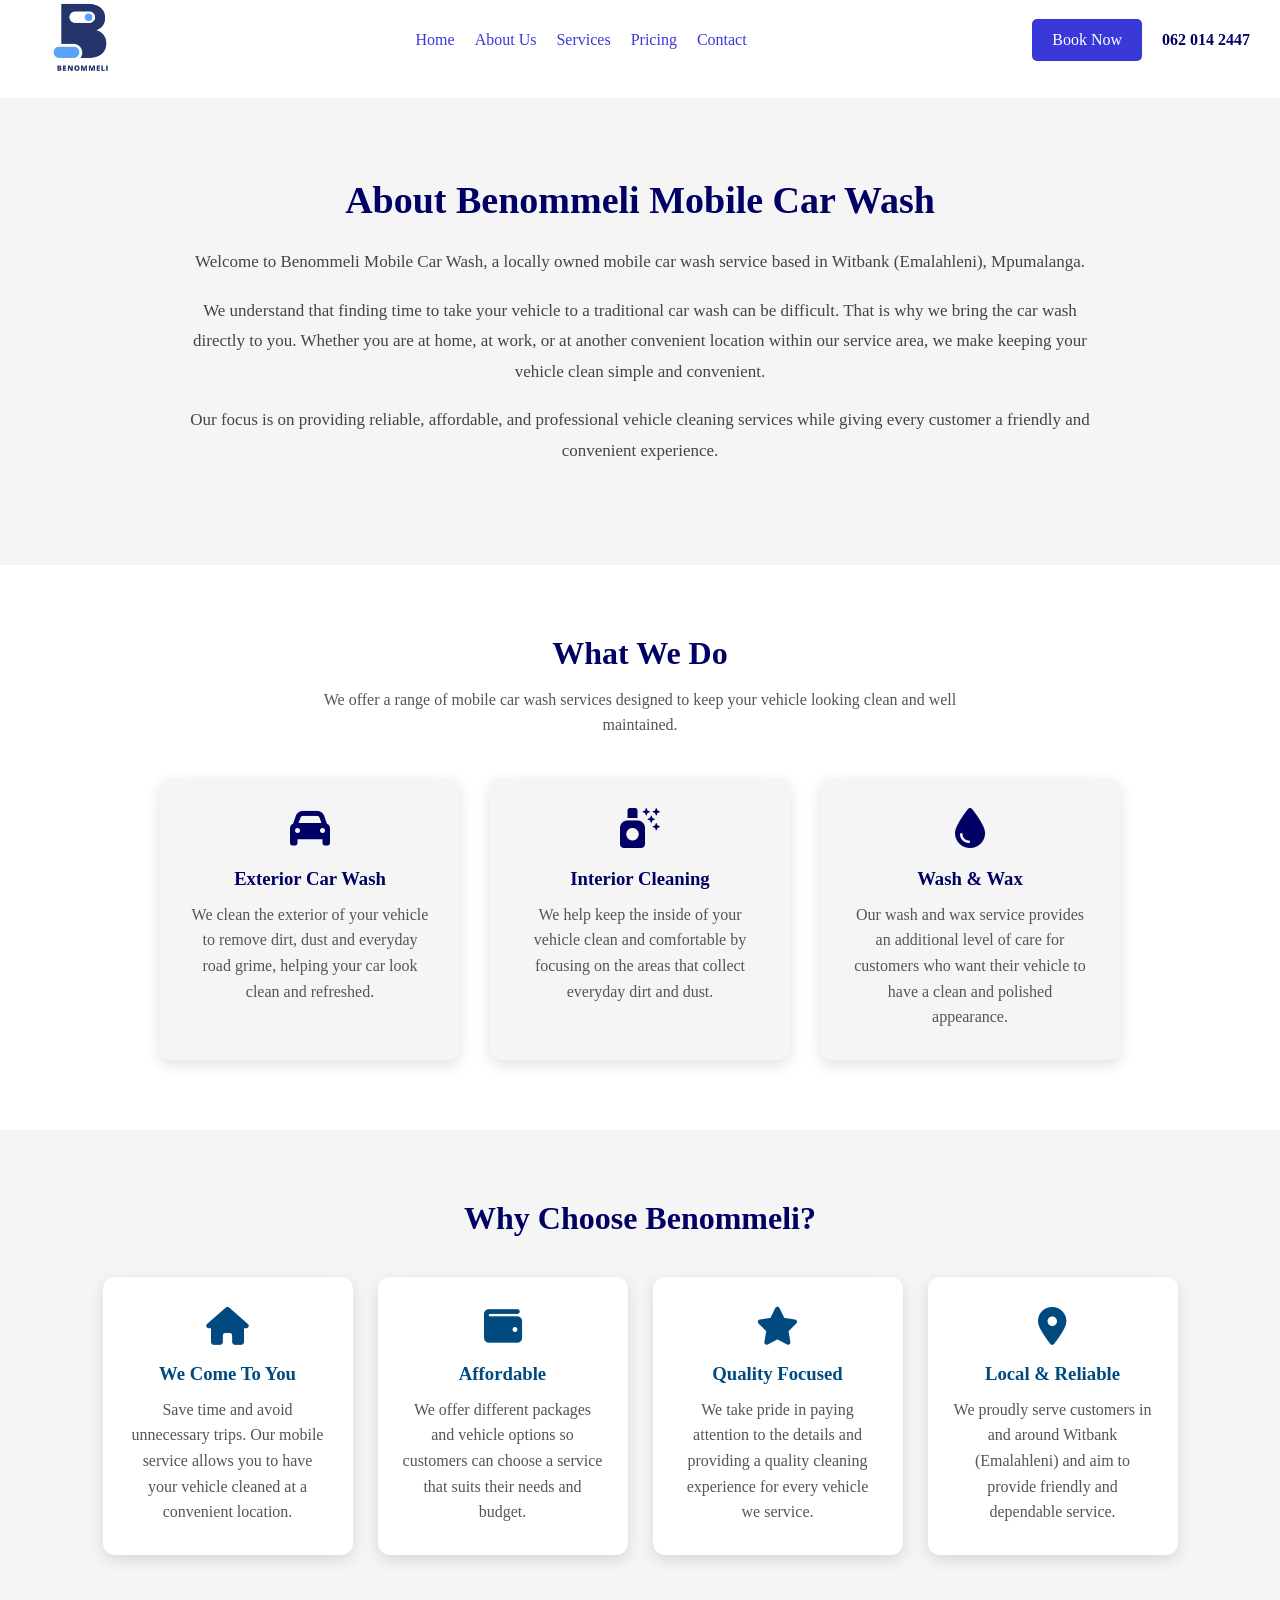
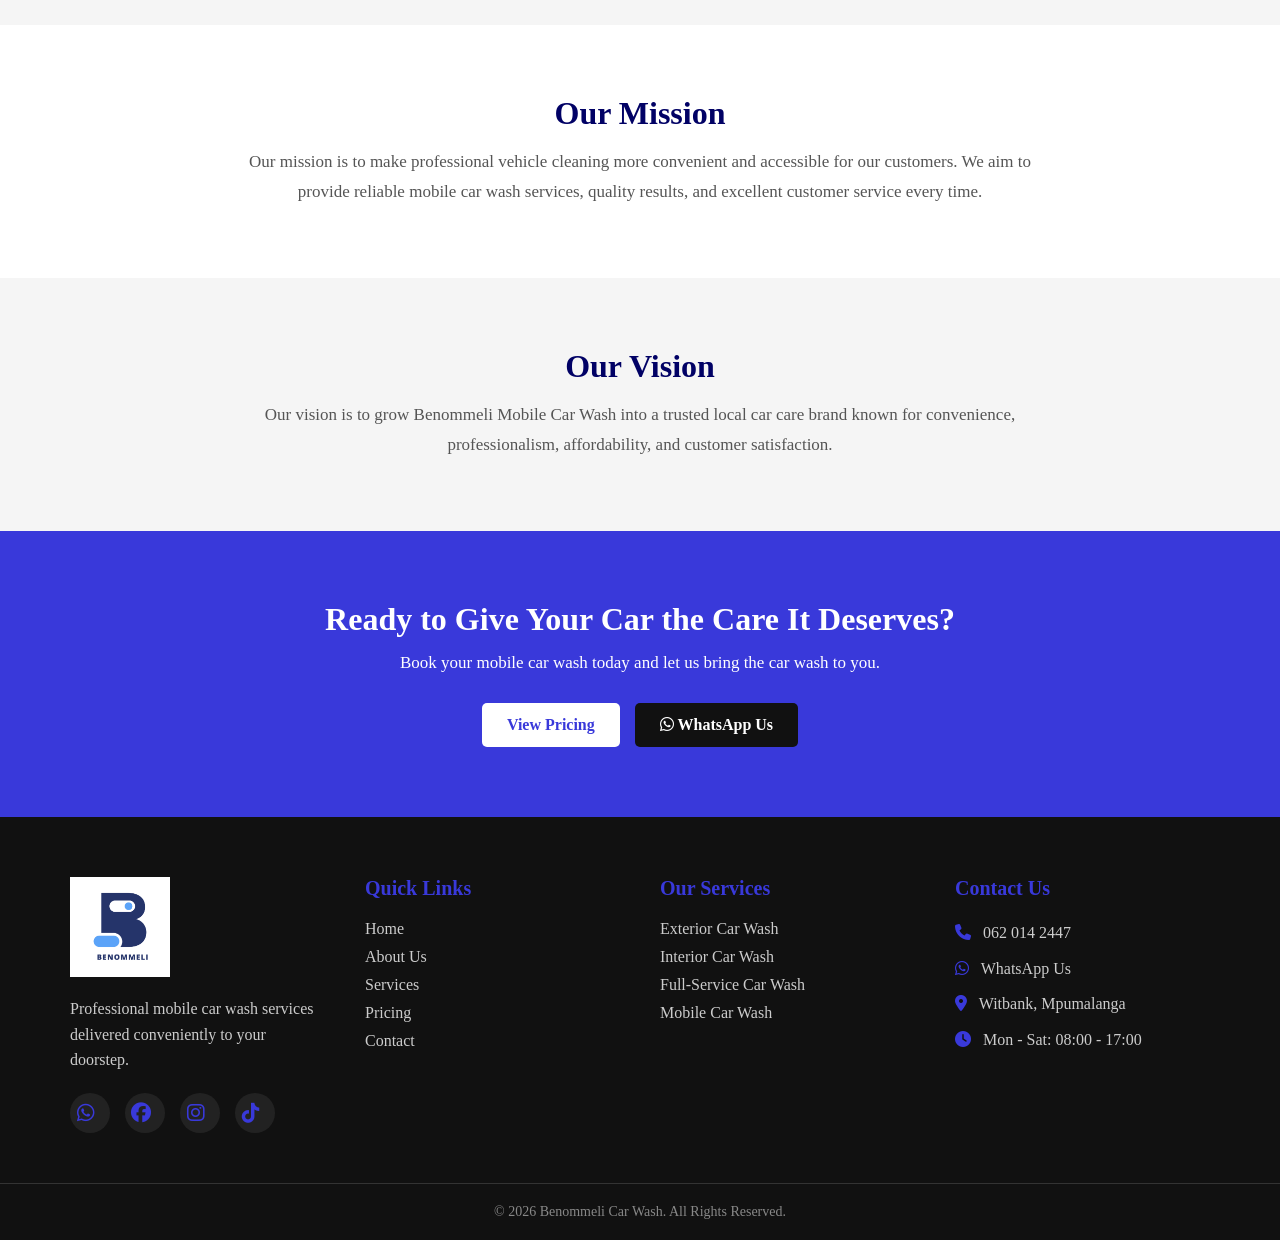
<file: about.html>
<!DOCTYPE html>
<html lang="en">

<head>
    <meta charset="UTF-8">
    <meta name="description"
        content="Mobile car wash services in Witbank. We come to your home, Basic wash from R100. Book on WhatsApp today.">
    <meta name="author" content="Phumelela Mafagane">
    <meta name="keywords"
        content="Mobile Car Wash, Car Wash Services, Witbank, South Africa, Exterior Car Wash, Interior Car Wash, Full-Service Car Wash, Professional Car Wash, Convenient Car Wash, Vehicle Cleaning, Auto Detailing">
    <meta name="viewport" content="width=device-width, initial-scale=1.0">

    <title>Mobile Car Wash in Witbank | Benommeli – From R100</title>
    <link rel="icon" type="image/png" href="images/favicon.jpeg">
    <link rel="stylesheet" href="style.css">
    <link rel="stylesheet" href="about.css">
    <link rel="stylesheet" href="https://cdnjs.cloudflare.com/ajax/libs/font-awesome/6.5.2/css/all.min.css">

</head>

<body>
    <header>
        <!-- LOGO -->
        <div class="logo">
            <a href="index.html"><img src="images/logo.png" alt="Company Logo"></a>

            
        </div>

        <!-- MOBILE MENU BUTTON -->
        <button class="menu-button" onclick="toggleMenu()">
            <i class="fa-solid fa-bars"></i>
        </button>

        <!-- NAVIGATION -->
        <nav class="navbar" id="navbar">
            <ul>
                <li><a href="index.html">Home</a></li>
                <li><a href="about.html">About Us</a></li>
                <li><a href="services.html">Services</a></li>
                <li><a href="pricing.html">Pricing</a></li>
                <li><a href="contact.html">Contact</a></li>
            </ul>
        </nav>

        <!-- BOOKING + PHONE NUMBER -->
        <div class="header-right">
            <a href="#about" class="booking-button" onclick="showBookingForm()">Book Now</a>

            <a href="tel:0620142447" class="phone">
                062 014 2447
            </a>
        </div>
    </header>

    // ADD MY CONTENT HERE
    
    
        
    
    <main>
    
        <!-- ================= ABOUT US ================= -->
    
        <section class="about-intro">
    
            <div class="about-content">
    
                <h1>About Benommeli Mobile Car Wash</h1>
    
                <p>
                    Welcome to Benommeli Mobile Car Wash, a locally owned mobile
                    car wash service based in Witbank (Emalahleni), Mpumalanga.
                </p>
    
                <p>
                    We understand that finding time to take your vehicle to a
                    traditional car wash can be difficult. That is why we bring
                    the car wash directly to you. Whether you are at home, at
                    work, or at another convenient location within our service
                    area, we make keeping your vehicle clean simple and
                    convenient.
                </p>
    
                <p>
                    Our focus is on providing reliable, affordable, and
                    professional vehicle cleaning services while giving every
                    customer a friendly and convenient experience.
                </p>
    
            </div>
    
        </section>
    
    
        <!-- ================= WHAT WE DO ================= -->
    
        <section class="about-services">
    
            <h2>What We Do</h2>
    
            <p class="section-intro">
                We offer a range of mobile car wash services designed to keep
                your vehicle looking clean and well maintained.
            </p>
    
            <div class="about-service-container">
    
                <div class="about-card">
                    <i class="fa-solid fa-car"></i>
    
                    <h3>Exterior Car Wash</h3>
    
                    <p>
                        We clean the exterior of your vehicle to remove dirt,
                        dust and everyday road grime, helping your car look
                        clean and refreshed.
                    </p>
                </div>
    
    
                <div class="about-card">
                    <i class="fa-solid fa-spray-can-sparkles"></i>
    
                    <h3>Interior Cleaning</h3>
    
                    <p>
                        We help keep the inside of your vehicle clean and
                        comfortable by focusing on the areas that collect
                        everyday dirt and dust.
                    </p>
                </div>
    
    
                <div class="about-card">
                    <i class="fa-solid fa-droplet"></i>
    
                    <h3>Wash & Wax</h3>
    
                    <p>
                        Our wash and wax service provides an additional level
                        of care for customers who want their vehicle to have
                        a clean and polished appearance.
                    </p>
                </div>
    
            </div>
    
        </section>
    
    
        <!-- ================= WHY CHOOSE US ================= -->
    
        <section class="about-why">
    
            <h2>Why Choose Benommeli?</h2>
    
            <div class="about-why-container">
    
                <div class="about-why-card">
    
                    <i class="fa-solid fa-house"></i>
    
                    <h3>We Come To You</h3>
    
                    <p>
                        Save time and avoid unnecessary trips. Our mobile
                        service allows you to have your vehicle cleaned at
                        a convenient location.
                    </p>
    
                </div>
    
    
                <div class="about-why-card">
    
                    <i class="fa-solid fa-wallet"></i>
    
                    <h3>Affordable</h3>
    
                    <p>
                        We offer different packages and vehicle options so
                        customers can choose a service that suits their needs
                        and budget.
                    </p>
    
                </div>
    
    
                <div class="about-why-card">
    
                    <i class="fa-solid fa-star"></i>
    
                    <h3>Quality Focused</h3>
    
                    <p>
                        We take pride in paying attention to the details and
                        providing a quality cleaning experience for every
                        vehicle we service.
                    </p>
    
                </div>
    
    
                <div class="about-why-card">
    
                    <i class="fa-solid fa-location-dot"></i>
    
                    <h3>Local & Reliable</h3>
    
                    <p>
                        We proudly serve customers in and around Witbank
                        (Emalahleni) and aim to provide friendly and dependable
                        service.
                    </p>
    
                </div>
    
            </div>
    
        </section>
    
    
        <!-- ================= OUR MISSION ================= -->
    
        <section class="mission">
    
            <div class="mission-content">
    
                <h2>Our Mission</h2>
    
                <p>
                    Our mission is to make professional vehicle cleaning more
                    convenient and accessible for our customers. We aim to
                    provide reliable mobile car wash services, quality results,
                    and excellent customer service every time.
                </p>
    
            </div>
    
        </section>
    
    
        <!-- ================= OUR VISION ================= -->
    
        <section class="vision">
    
            <div class="vision-content">
    
                <h2>Our Vision</h2>
    
                <p>
                    Our vision is to grow Benommeli Mobile Car Wash into a
                    trusted local car care brand known for convenience,
                    professionalism, affordability, and customer satisfaction.
                </p>
    
            </div>
    
        </section>
    
    
        <!-- ================= CALL TO ACTION ================= -->
    
        <section class="about-cta">
    
            <h2>Ready to Give Your Car the Care It Deserves?</h2>
    
            <p>
                Book your mobile car wash today and let us bring the car wash
                to you.
            </p>
    
            <div class="cta-buttons">
    
                <a href="pricing.html" class="cta-button">
                    View Pricing
                </a>
    
                <a href="https://wa.me/27620142447" target="_blank" class="cta-button whatsapp-button">
                    <i class="fa-brands fa-whatsapp"></i>
                    WhatsApp Us
                </a>
    
            </div>
    
        </section>
    
    </main>
    
        
    










    <!-- ================= FOOTER ================= -->

    <footer class="footer">

        <div class="footer-container">

            <!-- COMPANY -->
            <div class="footer-section">

                <img src="images/logo.png" alt="Benommeli Car Wash Logo" class="footer-logo">

                <p>
                    Professional mobile car wash services delivered
                    conveniently to your doorstep.
                </p>

                <!-- SOCIAL MEDIA -->
                <div class="social-links">

                    <a href="https://wa.me/27620142447" target="_blank" aria-label="WhatsApp">
                        <i class="fa-brands fa-whatsapp"></i>
                    </a>

                    <a href="#" aria-label="Facebook">
                        <i class="fa-brands fa-facebook"></i>
                    </a>

                    <a href="#" aria-label="Instagram">
                        <i class="fa-brands fa-instagram"></i>
                    </a>

                    <a href="https://www.tiktok.com/@benommeli?_r=1&_t=ZS-99F8A2MdT0s" aria-label="TikTok">
                        <i class="fa-brands fa-tiktok"></i>
                    </a>

                </div>

            </div>


            <!-- QUICK LINKS -->
            <div class="footer-section">

                <h3>Quick Links</h3>

                <ul>

                    <li>
                        <a href="index.html">Home</a>
                    </li>

                    <li>
                        <a href="about.html">About Us</a>
                    </li>

                    <li>
                        <a href="services.html">Services</a>
                    </li>

                    <li>
                        <a href="pricing.html">Pricing</a>
                    </li>

                    <li>
                        <a href="contact.html">Contact</a>
                    </li>

                </ul>

            </div>


            <!-- SERVICES -->
            <div class="footer-section">

                <h3>Our Services</h3>

                <ul>

                    <li>Exterior Car Wash</li>

                    <li>Interior Car Wash</li>

                    <li>Full-Service Car Wash</li>

                    <li>Mobile Car Wash</li>

                </ul>

            </div>


            <!-- CONTACT -->
            <div class="footer-section">

                <h3>Contact Us</h3>

                <p>
                    <i class="fa-solid fa-phone"></i>

                    <a href="tel:0620142447">
                        062 014 2447
                    </a>
                </p>

                <p>
                    <i class="fa-brands fa-whatsapp"></i>

                    <a href="https://wa.me/27620142447" target="_blank">
                        WhatsApp Us
                    </a>
                </p>

                <p>
                    <i class="fa-solid fa-location-dot"></i>

                    Witbank, Mpumalanga
                </p>

                <p>
                    <i class="fa-solid fa-clock"></i>

                    Mon - Sat: 08:00 - 17:00
                </p>

            </div>

        </div>


        <!-- FOOTER BOTTOM -->

        <div class="footer-bottom">

            <p>
                &copy; 2026 Benommeli Car Wash.
                All Rights Reserved.
            </p>

        </div>

    </footer>

    <script src="script.js"></script>

</body>

</html>
</file>
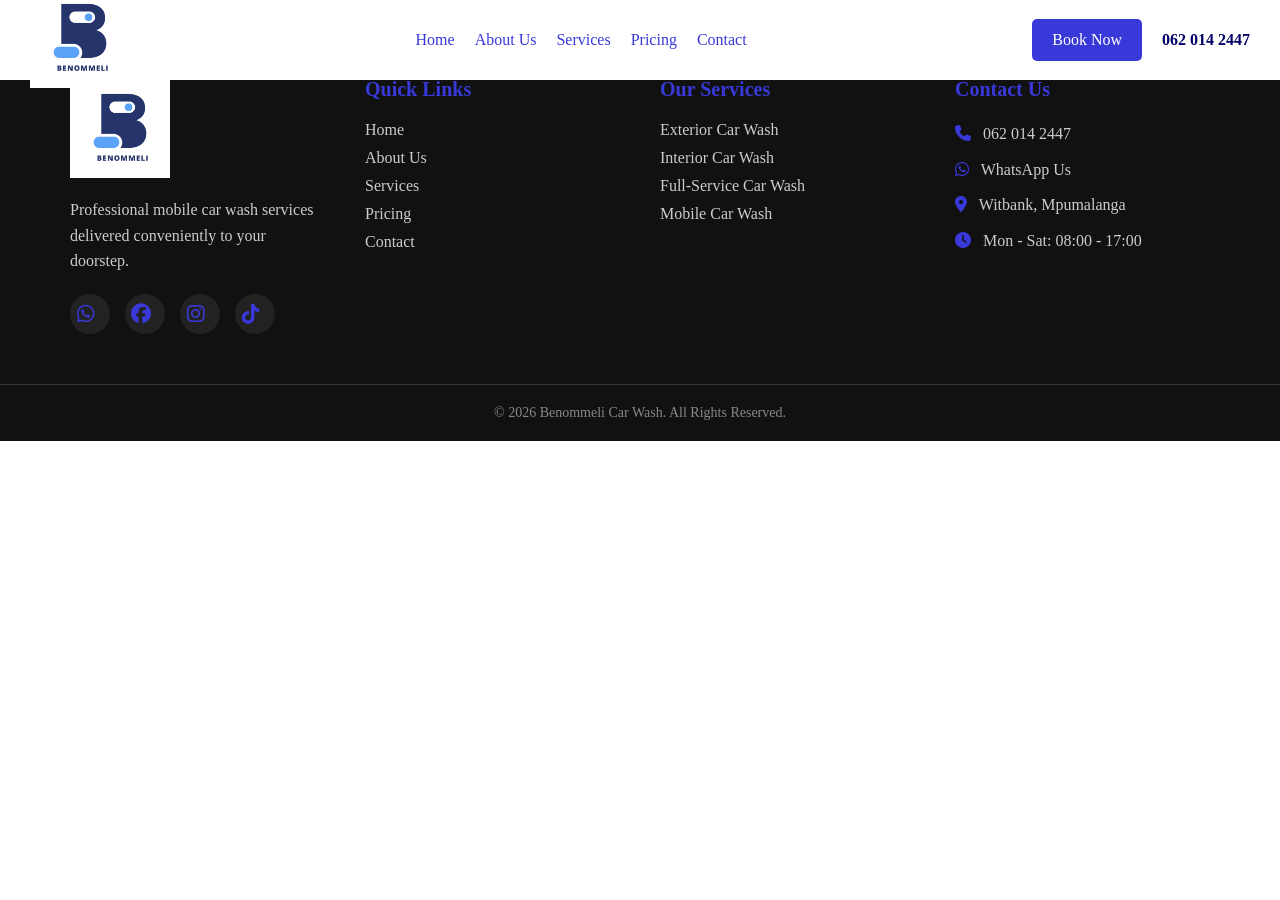
<file: booking.html>
<!DOCTYPE html>
<html lang="en">

<head>
    <meta charset="UTF-8">
    <meta name="description"
        content="Mobile car wash services in Witbank. We come to your home, Basic wash from R100. Book on WhatsApp today.">
    <meta name="author" content="Phumelela Mafagane">
    <meta name="keywords"
        content="Mobile Car Wash, Car Wash Services, Witbank, South Africa, Exterior Car Wash, Interior Car Wash, Full-Service Car Wash, Professional Car Wash, Convenient Car Wash, Vehicle Cleaning, Auto Detailing">
    <meta name="viewport" content="width=device-width, initial-scale=1.0">

    <title>Mobile Car Wash in Witbank | Benommeli – From R100</title>
    <link rel="icon" type="image/png" href="images/favicon.jpeg">
    <link rel="stylesheet" href="style.css">
    <link rel="stylesheet" href="https://cdnjs.cloudflare.com/ajax/libs/font-awesome/6.5.2/css/all.min.css">

</head>

<body>
    <header>
        <!-- LOGO -->
        <div class="logo">
            <a href="index.html"><img src="images/logo.png" alt="Company Logo"></a>
        </div>

        <!-- MOBILE MENU BUTTON -->
        <button class="menu-button" onclick="toggleMenu()">
            <i class="fa-solid fa-bars"></i>
        </button>

        <!-- NAVIGATION -->
        <nav class="navbar" id="navbar">
            <ul>
                <li><a href="index.html">Home</a></li>
                <li><a href="about.html">About Us</a></li>
                <li><a href="services.html">Services</a></li>
                <li><a href="pricing.html">Pricing</a></li>
                <li><a href="contact.html">Contact</a></li>
            </ul>
        </nav>

        <!-- BOOKING + PHONE NUMBER -->
        <div class="header-right">
            <a href="#pricing" class="booking-button" onclick="showBookingForm()">Book Now</a>

            <a href="tel:0620142447" class="phone">
                062 014 2447
            </a>
        </div>
    </header>

    // ADD THE CONTENT HERE









    <!-- ================= FOOTER ================= -->

    <footer class="footer">

        <div class="footer-container">

            <!-- COMPANY -->
            <div class="footer-section">

                <img src="images/logo.png" alt="Benommeli Car Wash Logo" class="footer-logo">

                <p>
                    Professional mobile car wash services delivered
                    conveniently to your doorstep.
                </p>

                <!-- SOCIAL MEDIA -->
                <div class="social-links">

                    <a href="https://wa.me/27620142447" target="_blank" aria-label="WhatsApp">
                        <i class="fa-brands fa-whatsapp"></i>
                    </a>

                    <a href="#" aria-label="Facebook">
                        <i class="fa-brands fa-facebook"></i>
                    </a>

                    <a href="#" aria-label="Instagram">
                        <i class="fa-brands fa-instagram"></i>
                    </a>

                    <a href="https://www.tiktok.com/@benommeli?_r=1&_t=ZS-99F8A2MdT0s" aria-label="TikTok">
                        <i class="fa-brands fa-tiktok"></i>
                    </a>

                </div>

            </div>


            <!-- QUICK LINKS -->
            <div class="footer-section">

                <h3>Quick Links</h3>

                <ul>

                    <li>
                        <a href="index.html">Home</a>
                    </li>

                    <li>
                        <a href="about.html">About Us</a>
                    </li>

                    <li>
                        <a href="services.html">Services</a>
                    </li>

                    <li>
                        <a href="pricing.html">Pricing</a>
                    </li>

                    <li>
                        <a href="contact.html">Contact</a>
                    </li>

                </ul>

            </div>


            <!-- SERVICES -->
            <div class="footer-section">

                <h3>Our Services</h3>

                <ul>

                    <li>Exterior Car Wash</li>

                    <li>Interior Car Wash</li>

                    <li>Full-Service Car Wash</li>

                    <li>Mobile Car Wash</li>

                </ul>

            </div>


            <!-- CONTACT -->
            <div class="footer-section">

                <h3>Contact Us</h3>

                <p>
                    <i class="fa-solid fa-phone"></i>

                    <a href="tel:0620142447">
                        062 014 2447
                    </a>
                </p>

                <p>
                    <i class="fa-brands fa-whatsapp"></i>

                    <a href="https://wa.me/27620142447" target="_blank">
                        WhatsApp Us
                    </a>
                </p>

                <p>
                    <i class="fa-solid fa-location-dot"></i>

                    Witbank, Mpumalanga
                </p>

                <p>
                    <i class="fa-solid fa-clock"></i>

                    Mon - Sat: 08:00 - 17:00
                </p>

            </div>

        </div>


        <!-- FOOTER BOTTOM -->

        <div class="footer-bottom">

            <p>
                &copy; 2026 Benommeli Car Wash.
                All Rights Reserved.
            </p>

        </div>

    </footer>

    <script src="script.js"></script>

</body>

</html>
</file>
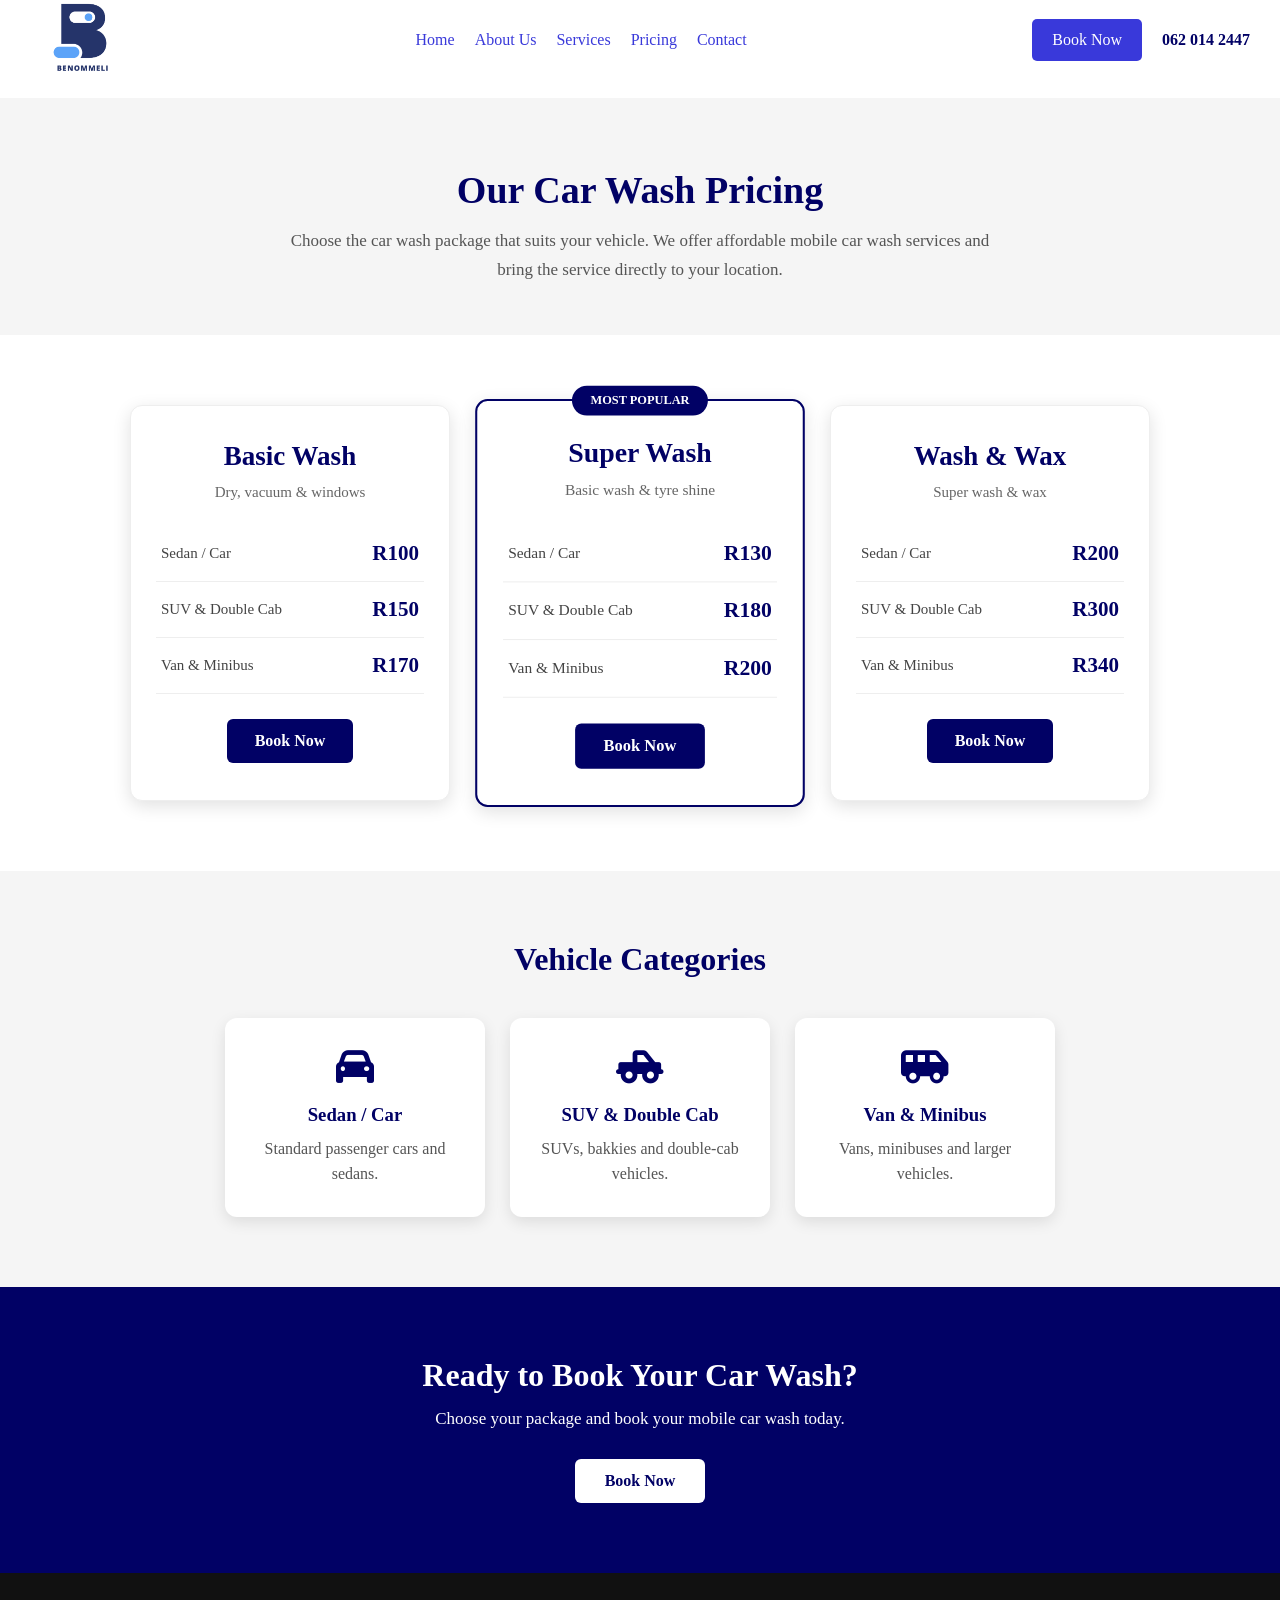
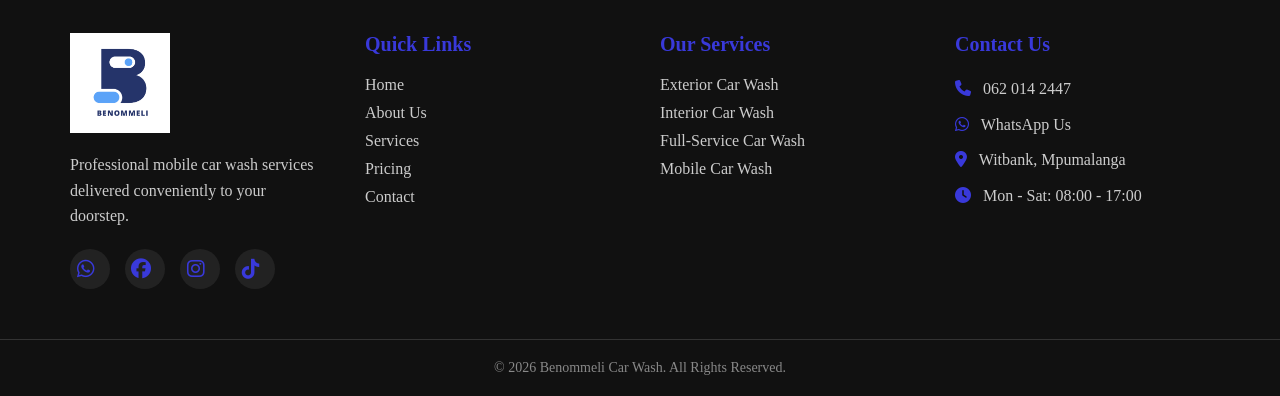
<file: pricing.html>
<!DOCTYPE html>
<html lang="en">

<head>
    <meta charset="UTF-8">
    <meta name="description"
        content="Mobile car wash services in Witbank. We come to your home, Basic wash from R100. Book on WhatsApp today.">
    <meta name="author" content="Phumelela Mafagane">
    <meta name="keywords"
        content="Mobile Car Wash, Car Wash Services, Witbank, South Africa, Exterior Car Wash, Interior Car Wash, Full-Service Car Wash, Professional Car Wash, Convenient Car Wash, Vehicle Cleaning, Auto Detailing">
    <meta name="viewport" content="width=device-width, initial-scale=1.0">

    <title>Mobile Car Wash in Witbank | Benommeli – From R100</title>
    <link rel="icon" type="image/png" href="images/favicon.jpeg">
    <link rel="stylesheet" href="style.css">
    <link rel="stylesheet" href="pricing.css">
    <link rel="stylesheet" href="https://cdnjs.cloudflare.com/ajax/libs/font-awesome/6.5.2/css/all.min.css">

</head>

<body>
    <header>
        <!-- LOGO -->
        <div class="logo">
            <a href="index.html"><img src="images/logo.png" alt="Company Logo"></a>
        </div>

        <!-- MOBILE MENU BUTTON -->
        <button class="menu-button" onclick="toggleMenu()">
            <i class="fa-solid fa-bars"></i>
        </button>

        <!-- NAVIGATION -->
        <nav class="navbar" id="navbar">
            <ul>
                <li><a href="index.html">Home</a></li>
                <li><a href="about.html">About Us</a></li>
                <li><a href="services.html">Services</a></li>
                <li><a href="pricing.html">Pricing</a></li>
                <li><a href="contact.html">Contact</a></li>
            </ul>
        </nav>

        <!-- BOOKING + PHONE NUMBER -->
        <div class="header-right">
            <a href="#pricing" class="booking-button" onclick="showBookingForm()">Book Now</a>

            <a href="tel:0620142447" class="phone">
                062 014 2447
            </a>
        </div>
    </header>

    // ADD THE CONTENT HERE
    <main>
    
        <!-- ================= PRICING INTRO ================= -->
    
        <section class="pricing-intro">
    
            <h1>Our Car Wash Pricing</h1>
    
            <p>
                Choose the car wash package that suits your vehicle.
                We offer affordable mobile car wash services and bring
                the service directly to your location.
            </p>
    
        </section>
    
    
        <!-- ================= PRICING ================= -->
    
        <section class="pricing-page">
    
            <div class="pricing-container">
    
                <!-- ================= BASIC WASH ================= -->
    
                <div class="pricing-card">
    
                    <h2>Basic Wash</h2>
    
                    <p class="description">
                        Dry, vacuum & windows
                    </p>
    
                    <div class="price">
                        <span>Sedan / Car</span>
                        <strong>R100</strong>
                    </div>
    
                    <div class="price">
                        <span>SUV & Double Cab</span>
                        <strong>R150</strong>
                    </div>
    
                    <div class="price">
                        <span>Van & Minibus</span>
                        <strong>R170</strong>
                    </div>
    
                    <a href="#" class="price-button" onclick="showBookingForm('Basic Wash'); return false;">
                        Book Now
                    </a>
    
                </div>
    
    
                <!-- ================= SUPER WASH ================= -->
    
                <div class="pricing-card popular">
    
                    <div class="popular-badge">
                        MOST POPULAR
                    </div>
    
                    <h2>Super Wash</h2>
    
                    <p class="description">
                        Basic wash & tyre shine
                    </p>
    
                    <div class="price">
                        <span>Sedan / Car</span>
                        <strong>R130</strong>
                    </div>
    
                    <div class="price">
                        <span>SUV & Double Cab</span>
                        <strong>R180</strong>
                    </div>
    
                    <div class="price">
                        <span>Van & Minibus</span>
                        <strong>R200</strong>
                    </div>
    
                    <a href="#" class="price-button" onclick="showBookingForm('Super Wash'); return false;">
                        Book Now
                    </a>
    
                </div>
    
    
                <!-- ================= WASH & WAX ================= -->
    
                <div class="pricing-card">
    
                    <h2>Wash & Wax</h2>
    
                    <p class="description">
                        Super wash & wax
                    </p>
    
                    <div class="price">
                        <span>Sedan / Car</span>
                        <strong>R200</strong>
                    </div>
    
                    <div class="price">
                        <span>SUV & Double Cab</span>
                        <strong>R300</strong>
                    </div>
    
                    <div class="price">
                        <span>Van & Minibus</span>
                        <strong>R340</strong>
                    </div>
    
                    <a href="#" class="price-button" onclick="showBookingForm('Wash & Wax'); return false;">
                        Book Now
                    </a>
    
                </div>
    
            </div>
    
        </section>
    
    
        <!-- ================= VEHICLE INFORMATION ================= -->
    
        <section class="vehicle-info">
    
            <h2>Vehicle Categories</h2>
    
            <div class="vehicle-container">
    
                <div class="vehicle-card">
    
                    <i class="fa-solid fa-car"></i>
    
                    <h3>Sedan / Car</h3>
    
                    <p>
                        Standard passenger cars and sedans.
                    </p>
    
                </div>
    
    
                <div class="vehicle-card">
    
                    <i class="fa-solid fa-truck-pickup"></i>
    
                    <h3>SUV & Double Cab</h3>
    
                    <p>
                        SUVs, bakkies and double-cab vehicles.
                    </p>
    
                </div>
    
    
                <div class="vehicle-card">
    
                    <i class="fa-solid fa-van-shuttle"></i>
    
                    <h3>Van & Minibus</h3>
    
                    <p>
                        Vans, minibuses and larger vehicles.
                    </p>
    
                </div>
    
            </div>
    
        </section>
    
    
        <!-- ================= CTA ================= -->
    
        <section class="pricing-cta">
    
            <h2>Ready to Book Your Car Wash?</h2>
    
            <p>
                Choose your package and book your mobile car wash today.
            </p>
    
            <a href="#" class="pricing-cta-button" onclick="showBookingForm(); return false;">
                Book Now
            </a>
    
        </section>
    
    
        <!-- ================= BOOKING POPUP ================= -->
    
        <div id="booking-modal" class="modal">
    
            <div class="booking-form">
    
                <span class="close-button" onclick="closeBookingForm()">
                    &times;
                </span>
    
                <h2>Customer Information</h2>
    
                <form id="booking-form" onsubmit="sendToWhatsApp(event)">
    
                    <input type="text" name="name" placeholder="Enter your name" required>
    
                    <input type="tel" name="phone" placeholder="Enter your phone number" required>
    
                    <select name="vehicle" required>
    
                        <option value="" disabled selected>
                            Select Vehicle Type
                        </option>
    
                        <option value="Sedan/Car">
                            Sedan / Car
                        </option>
    
                        <option value="Double Cab/SUV">
                            Double Cab / SUV
                        </option>
    
                        <option value="Van/Minibus">
                            Van / Minibus
                        </option>
    
                    </select>
    
                    <input type="text" id="selected-package" name="package" placeholder="Selected package" readonly
                        required>
    
                    <label for="location">
                        Location
                    </label>
    
                    <input type="text" id="location" name="location" placeholder="Enter your address or location" required>
    
                    <button type="button" onclick="getCurrentLocation()">
                        Use My Current Location
                    </button>
    
                    <p id="location-status"></p>
    
                    <label>
                        Select Date
                    </label>
    
                    <input type="date" name="date" required>
    
                    <label>
                        Select Time
                    </label>
    
                    <input type="time" name="time" required>
    
                    <input type="submit" value="Book Now">
    
                </form>
    
            </div>
    
        </div>
    
    </main>








    <!-- ================= FOOTER ================= -->
    
    <footer class="footer">
    
        <div class="footer-container">
    
            <!-- COMPANY -->
            <div class="footer-section">
    
                <img src="images/logo.png" alt="Benommeli Car Wash Logo" class="footer-logo">
    
                <p>
                    Professional mobile car wash services delivered
                    conveniently to your doorstep.
                </p>
    
                <!-- SOCIAL MEDIA -->
                <div class="social-links">
    
                    <a href="https://wa.me/27620142447" target="_blank" aria-label="WhatsApp">
                        <i class="fa-brands fa-whatsapp"></i>
                    </a>
    
                    <a href="#" aria-label="Facebook">
                        <i class="fa-brands fa-facebook"></i>
                    </a>
    
                    <a href="#" aria-label="Instagram">
                        <i class="fa-brands fa-instagram"></i>
                    </a>
    
                    <a href="https://www.tiktok.com/@benommeli?_r=1&_t=ZS-99F8A2MdT0s" aria-label="TikTok">
                        <i class="fa-brands fa-tiktok"></i>
                    </a>
    
                </div>
    
            </div>
    
    
            <!-- QUICK LINKS -->
            <div class="footer-section">
    
                <h3>Quick Links</h3>
    
                <ul>
    
                    <li>
                        <a href="index.html">Home</a>
                    </li>
    
                    <li>
                        <a href="about.html">About Us</a>
                    </li>
    
                    <li>
                        <a href="services.html">Services</a>
                    </li>
    
                    <li>
                        <a href="pricing.html">Pricing</a>
                    </li>
    
                    <li>
                        <a href="contact.html">Contact</a>
                    </li>
    
                </ul>
    
            </div>
    
    
            <!-- SERVICES -->
            <div class="footer-section">
    
                <h3>Our Services</h3>
    
                <ul>
    
                    <li>Exterior Car Wash</li>
    
                    <li>Interior Car Wash</li>
    
                    <li>Full-Service Car Wash</li>
    
                    <li>Mobile Car Wash</li>
    
                </ul>
    
            </div>
    
    
            <!-- CONTACT -->
            <div class="footer-section">
    
                <h3>Contact Us</h3>
    
                <p>
                    <i class="fa-solid fa-phone"></i>
    
                    <a href="tel:0620142447">
                        062 014 2447
                    </a>
                </p>
    
                <p>
                    <i class="fa-brands fa-whatsapp"></i>
    
                    <a href="https://wa.me/27620142447" target="_blank">
                        WhatsApp Us
                    </a>
                </p>
    
                <p>
                    <i class="fa-solid fa-location-dot"></i>
    
                    Witbank, Mpumalanga
                </p>
    
                <p>
                    <i class="fa-solid fa-clock"></i>
    
                    Mon - Sat: 08:00 - 17:00
                </p>
    
            </div>
    
        </div>
    
    
        <!-- FOOTER BOTTOM -->
    
        <div class="footer-bottom">
    
            <p>
                &copy; 2026 Benommeli Car Wash.
                All Rights Reserved.
            </p>
    
        </div>
    
    </footer>
    
    <script src="script.js"></script>

</body>
</html>
</file>
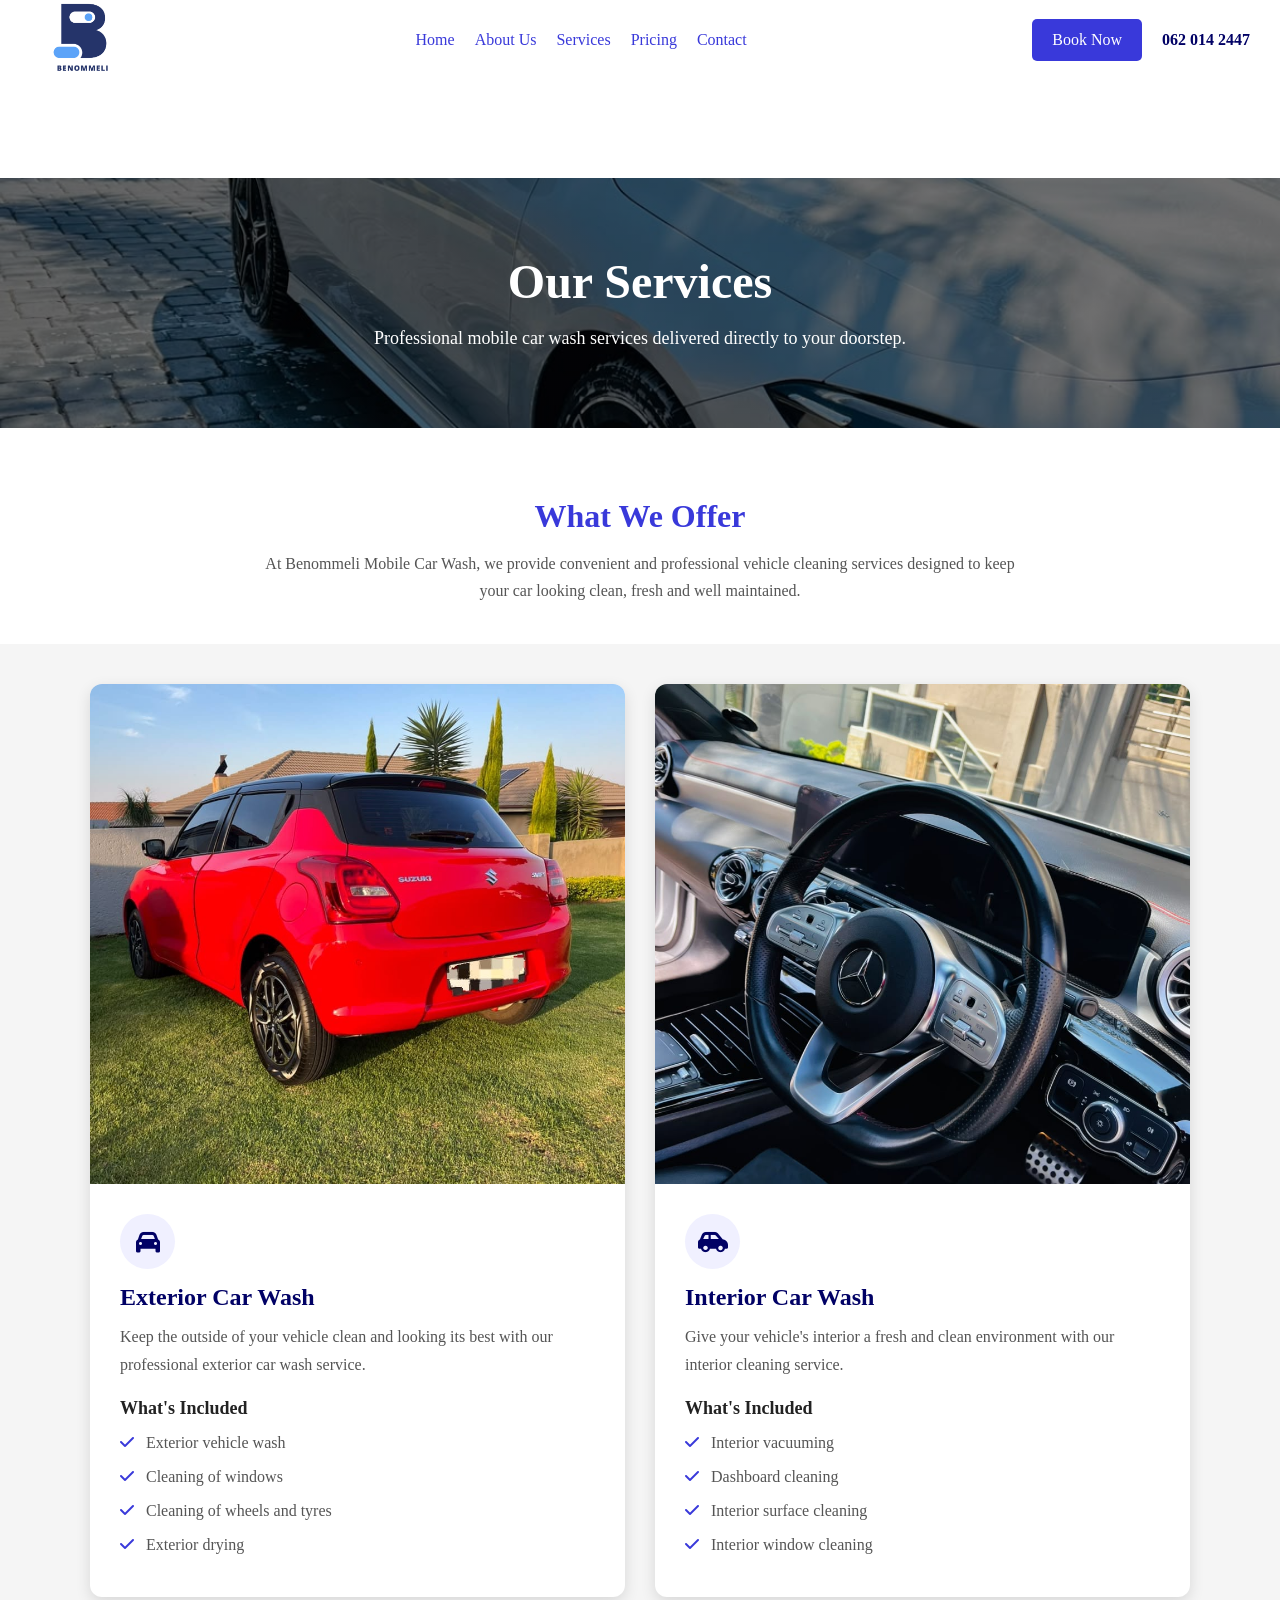
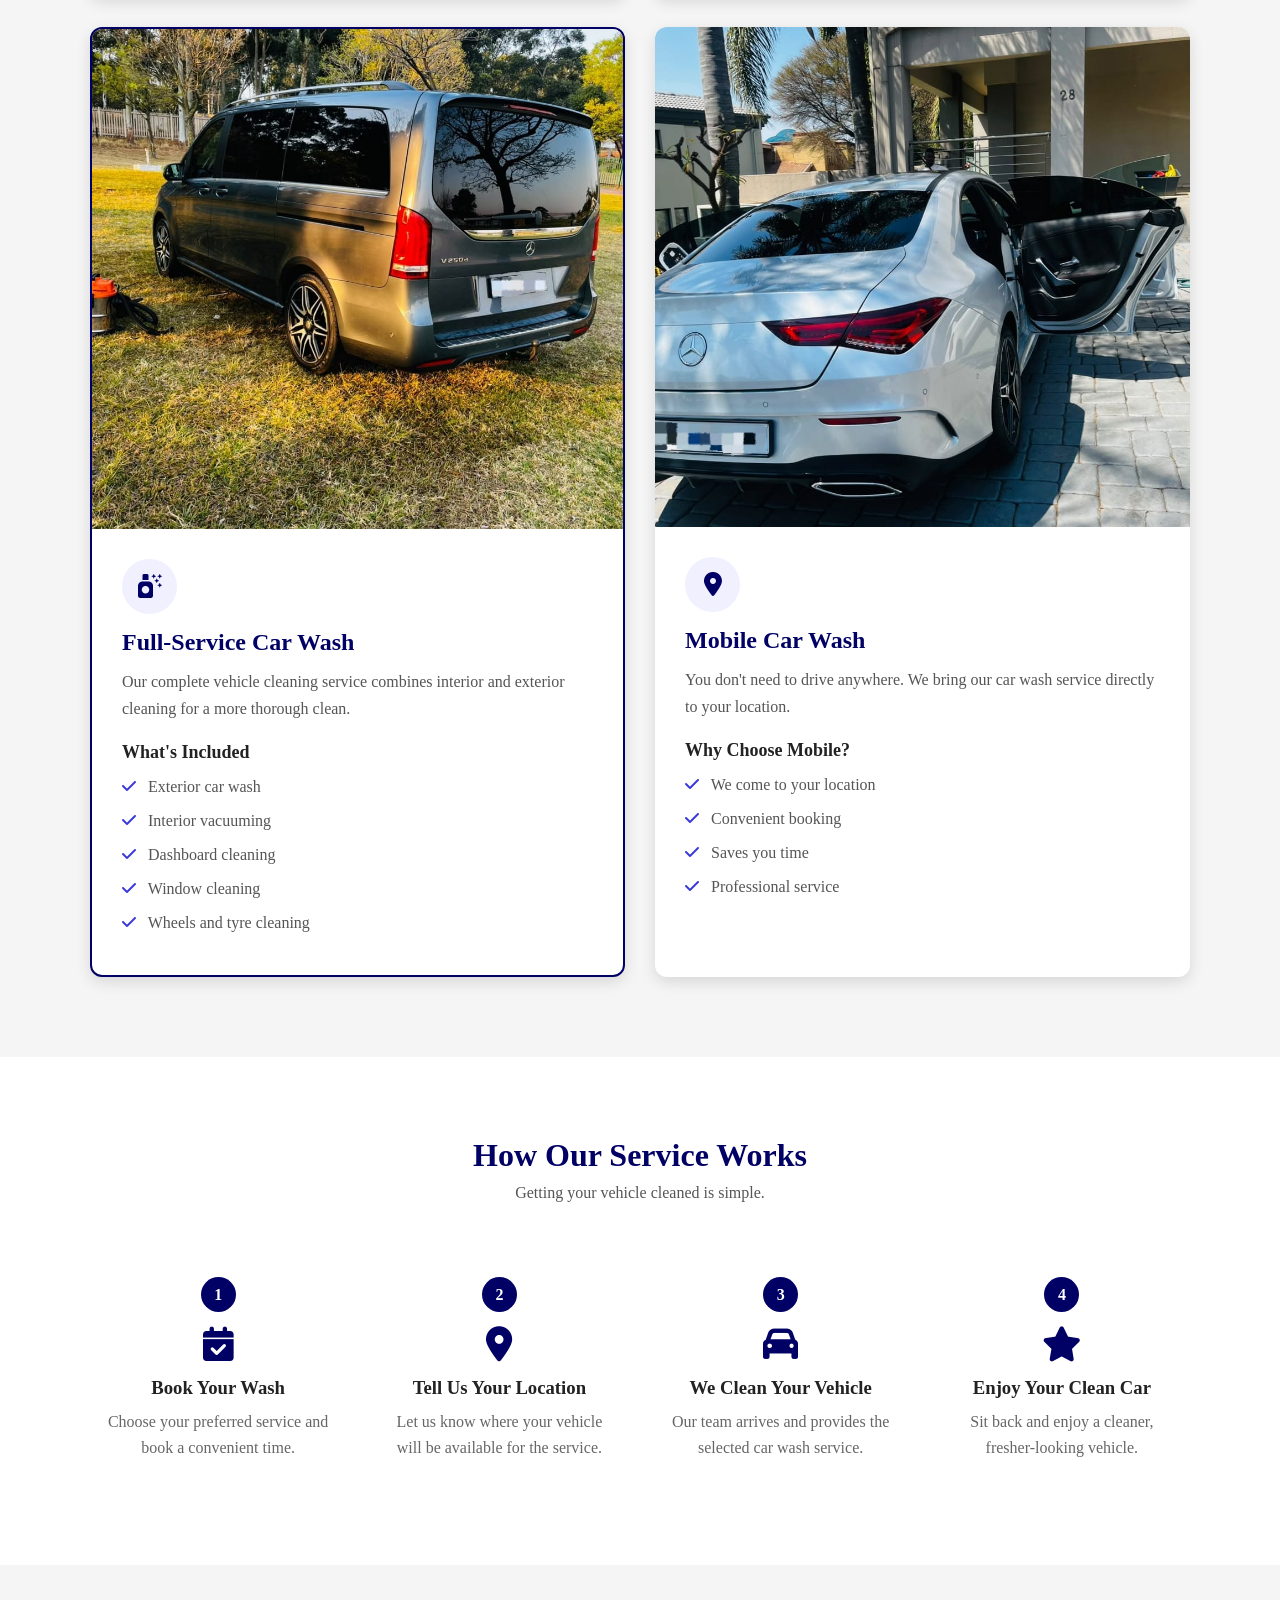
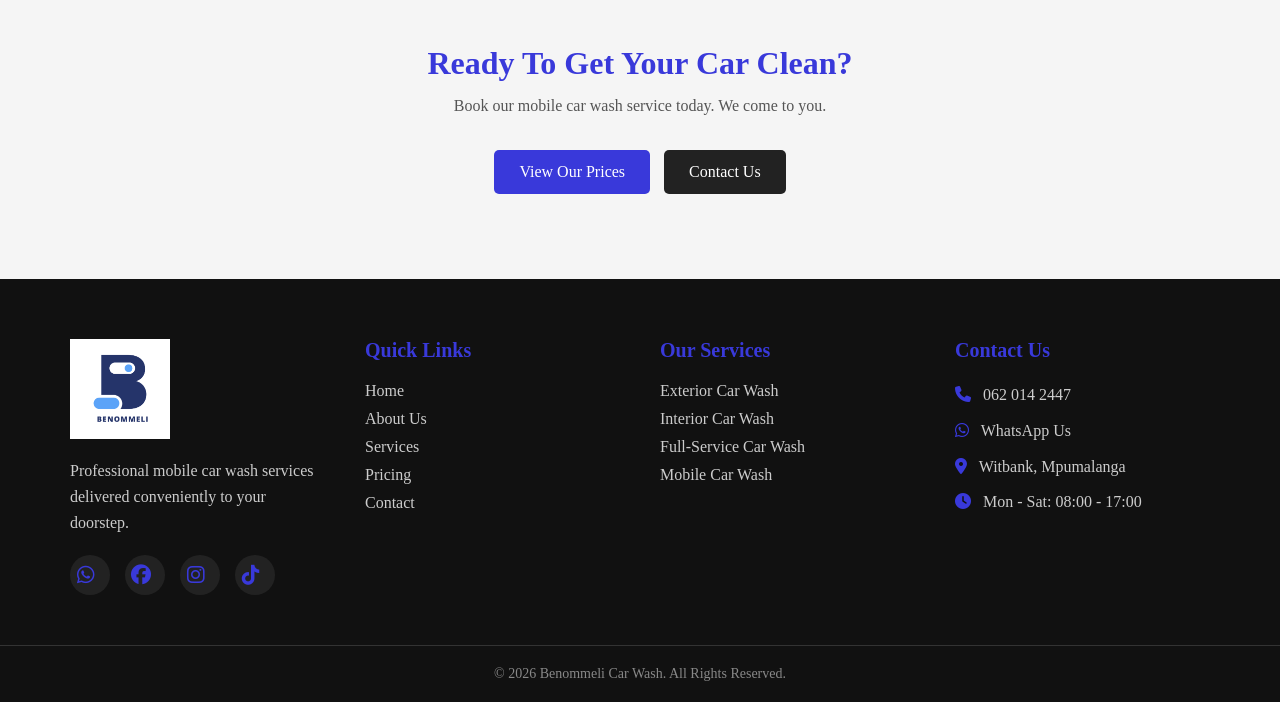
<file: services.html>
<!DOCTYPE html>
<html lang="en">

<head>
    <meta charset="UTF-8">
    <meta name="description"
        content="Mobile car wash services in Witbank. We come to your home, Basic wash from R100. Book on WhatsApp today.">
    <meta name="author" content="Phumelela Mafagane">
    <meta name="keywords"
        content="Mobile Car Wash, Car Wash Services, Witbank, South Africa, Exterior Car Wash, Interior Car Wash, Full-Service Car Wash, Professional Car Wash, Convenient Car Wash, Vehicle Cleaning, Auto Detailing">
    <meta name="viewport" content="width=device-width, initial-scale=1.0">

    <title>Mobile Car Wash in Witbank | Benommeli – From R100</title>
    <link rel="icon" type="image/png" href="images/favicon.jpeg">
    <link rel="stylesheet" href="style.css">
    <link rel="stylesheet" href="services.css">
    <link rel="stylesheet" href="https://cdnjs.cloudflare.com/ajax/libs/font-awesome/6.5.2/css/all.min.css">

</head>

<body>
    <header>
        <!-- LOGO -->
        <div class="logo">
            <a href="index.html"><img src="images/logo.png" alt="Company Logo"></a>
        </div>

        <!-- MOBILE MENU BUTTON -->
        <button class="menu-button" onclick="toggleMenu()">
            <i class="fa-solid fa-bars"></i>
        </button>

        <!-- NAVIGATION -->
        <nav class="navbar" id="navbar">
            <ul>
                <li><a href="index.html">Home</a></li>
                <li><a href="about.html">About Us</a></li>
                <li><a href="services.html">Services</a></li>
                <li><a href="pricing.html">Pricing</a></li>
                <li><a href="contact.html">Contact</a></li>
            </ul>
        </nav>

        <!-- BOOKING + PHONE NUMBER -->
        <div class="header-right">
            
            <a href="#pricing" class="booking-button" onclick="showBookingForm()">Book Now</a>

            <a href="tel:0620142447" class="phone">
                062 014 2447
            </a>
        </div>
    </header>

    // ADD THE CONTENT HERE

    
    <!-- ================= MAIN ================= -->
    <main>
    
        <!-- ================= SERVICES HERO ================= -->
    
        <section class="services-hero">
    
            <div class="services-hero-content">
    
                <h1>Our Services</h1>
    
                <p>
                    Professional mobile car wash services
                    delivered directly to your doorstep.
                </p>
    
            </div>
    
        </section>
    
    
        <!-- ================= SERVICES INTRO ================= -->
    
        <section class="services-intro">
    
            <h2>What We Offer</h2>
    
            <p>
                At Benommeli Mobile Car Wash, we provide convenient
                and professional vehicle cleaning services designed
                to keep your car looking clean, fresh and well maintained.
            </p>
    
        </section>
    
    
    
        <!-- ================= SERVICES ================= -->
    
        <section class="services-page">
    
            <div class="service-container">
    
    
                <!-- ================= EXTERIOR ================= -->
    
                <article class="service-card">
    
                    <div class="service-image">
    
                        <img src="images/service-exteriorFirstCar.jpeg" alt="Exterior car wash service">
    
                    </div>
    
                    <div class="service-content">
    
                        <div class="service-icon">
    
                            <i class="fa-solid fa-car"></i>
    
                        </div>
    
                        <h2>Exterior Car Wash</h2>
    
                        <p>
                            Keep the outside of your vehicle clean
                            and looking its best with our professional
                            exterior car wash service.
                        </p>
    
    
                        <h3>What's Included</h3>
    
                        <ul>
    
                            <li>
                                <i class="fa-solid fa-check"></i>
                                Exterior vehicle wash
                            </li>
    
                            <li>
                                <i class="fa-solid fa-check"></i>
                                Cleaning of windows
                            </li>
    
                            <li>
                                <i class="fa-solid fa-check"></i>
                                Cleaning of wheels and tyres
                            </li>
    
                            <li>
                                <i class="fa-solid fa-check"></i>
                                Exterior drying
                            </li>
    
                        </ul>
    
                    </div>
    
                </article>
    
    
    
                <!-- ================= INTERIOR ================= -->
    
                <article class="service-card">
    
                    <div class="service-image">
    
                        <img src="images/serviceInteriorWash.jpeg" alt="Interior car cleaning service">
    
                    </div>
    
                    <div class="service-content">
    
                        <div class="service-icon">
    
                            <i class="fa-solid fa-car-side"></i>
    
                        </div>
    
                        <h2>Interior Car Wash</h2>
    
                        <p>
                            Give your vehicle's interior a fresh
                            and clean environment with our interior
                            cleaning service.
                        </p>
    
    
                        <h3>What's Included</h3>
    
                        <ul>
    
                            <li>
                                <i class="fa-solid fa-check"></i>
                                Interior vacuuming
                            </li>
    
                            <li>
                                <i class="fa-solid fa-check"></i>
                                Dashboard cleaning
                            </li>
    
                            <li>
                                <i class="fa-solid fa-check"></i>
                                Interior surface cleaning
                            </li>
    
                            <li>
                                <i class="fa-solid fa-check"></i>
                                Interior window cleaning
                            </li>
    
                        </ul>
    
                    </div>
    
                </article>
    
    
    
                <!-- ================= FULL SERVICE ================= -->
    
                <article class="service-card featured-service">
    
                    <div class="service-image">
    
                        <img src="images/serviceFullWash.jpeg" alt="Full service car wash">
    
                    </div>
    
                    <div class="service-content">
    
                        <div class="service-icon">
    
                            <i class="fa-solid fa-spray-can-sparkles"></i>
    
                        </div>
    
                        <h2>Full-Service Car Wash</h2>
    
                        <p>
                            Our complete vehicle cleaning service
                            combines interior and exterior cleaning
                            for a more thorough clean.
                        </p>
    
    
                        <h3>What's Included</h3>
    
                        <ul>
    
                            <li>
                                <i class="fa-solid fa-check"></i>
                                Exterior car wash
                            </li>
    
                            <li>
                                <i class="fa-solid fa-check"></i>
                                Interior vacuuming
                            </li>
    
                            <li>
                                <i class="fa-solid fa-check"></i>
                                Dashboard cleaning
                            </li>
    
                            <li>
                                <i class="fa-solid fa-check"></i>
                                Window cleaning
                            </li>
    
                            <li>
                                <i class="fa-solid fa-check"></i>
                                Wheels and tyre cleaning
                            </li>
    
                        </ul>
    
                    </div>
    
                </article>
    
    
    
                <!-- ================= MOBILE SERVICE ================= -->
    
                <article class="service-card">
    
                    <div class="service-image">
    
                        <img src="images/service-exterior.jpeg" alt="Mobile car wash service">
    
                    </div>
    
                    <div class="service-content">
    
                        <div class="service-icon">
    
                            <i class="fa-solid fa-location-dot"></i>
    
                        </div>
    
                        <h2>Mobile Car Wash</h2>
    
                        <p>
                            You don't need to drive anywhere.
                            We bring our car wash service directly
                            to your location.
                        </p>
    
    
                        <h3>Why Choose Mobile?</h3>
    
                        <ul>
    
                            <li>
                                <i class="fa-solid fa-check"></i>
                                We come to your location
                            </li>
    
                            <li>
                                <i class="fa-solid fa-check"></i>
                                Convenient booking
                            </li>
    
                            <li>
                                <i class="fa-solid fa-check"></i>
                                Saves you time
                            </li>
    
                            <li>
                                <i class="fa-solid fa-check"></i>
                                Professional service
                            </li>
    
                        </ul>
    
                    </div>
    
                </article>
    
    
            </div>
    
        </section>
    
    
    
        <!-- ================= SERVICE PROCESS ================= -->
    
        <section class="service-process">
    
            <div class="service-process-container">
    
                <h2>How Our Service Works</h2>
    
                <p class="process-intro">
                    Getting your vehicle cleaned is simple.
                </p>
    
    
                <div class="process-steps">
    
    
                    <div class="process-step">
    
                        <div class="process-number">
                            1
                        </div>
    
                        <i class="fa-solid fa-calendar-check"></i>
    
                        <h3>Book Your Wash</h3>
    
                        <p>
                            Choose your preferred service and
                            book a convenient time.
                        </p>
    
                    </div>
    
    
                    <div class="process-step">
    
                        <div class="process-number">
                            2
                        </div>
    
                        <i class="fa-solid fa-location-dot"></i>
    
                        <h3>Tell Us Your Location</h3>
    
                        <p>
                            Let us know where your vehicle will
                            be available for the service.
                        </p>
    
                    </div>
    
    
                    <div class="process-step">
    
                        <div class="process-number">
                            3
                        </div>
    
                        <i class="fa-solid fa-car"></i>
    
                        <h3>We Clean Your Vehicle</h3>
    
                        <p>
                            Our team arrives and provides the
                            selected car wash service.
                        </p>
    
                    </div>
    
    
                    <div class="process-step">
    
                        <div class="process-number">
                            4
                        </div>
    
                        <i class="fa-solid fa-star"></i>
    
                        <h3>Enjoy Your Clean Car</h3>
    
                        <p>
                            Sit back and enjoy a cleaner,
                            fresher-looking vehicle.
                        </p>
    
                    </div>
    
    
                </div>
    
            </div>
    
        </section>
    
    
    
        <!-- ================= CTA ================= -->
    
        <section class="services-cta">
    
            <h2>Ready To Get Your Car Clean?</h2>
    
            <p>
                Book our mobile car wash service today.
                We come to you.
            </p>
    
            <a href="pricing.html" class="services-button">
                View Our Prices
            </a>
    
            <a href="contact.html" class="services-button secondary">
                Contact Us
            </a>
    
        </section>
    
    </main>
    







    <!-- ================= FOOTER ================= -->

    <footer class="footer">

        <div class="footer-container">

            <!-- COMPANY -->
            <div class="footer-section">

                <img src="images/logo.png" alt="Benommeli Car Wash Logo" class="footer-logo">

                <p>
                    Professional mobile car wash services delivered
                    conveniently to your doorstep.
                </p>

                <!-- SOCIAL MEDIA -->
                <div class="social-links">

                    <a href="https://wa.me/27620142447" target="_blank" aria-label="WhatsApp">
                        <i class="fa-brands fa-whatsapp"></i>
                    </a>

                    <a href="#" aria-label="Facebook">
                        <i class="fa-brands fa-facebook"></i>
                    </a>

                    <a href="#" aria-label="Instagram">
                        <i class="fa-brands fa-instagram"></i>
                    </a>

                    <a href="https://www.tiktok.com/@benommeli?_r=1&_t=ZS-99F8A2MdT0s" aria-label="TikTok">
                        <i class="fa-brands fa-tiktok"></i>
                    </a>

                </div>

            </div>


            <!-- QUICK LINKS -->
            <div class="footer-section">

                <h3>Quick Links</h3>

                <ul>

                    <li>
                        <a href="index.html">Home</a>
                    </li>

                    <li>
                        <a href="about.html">About Us</a>
                    </li>

                    <li>
                        <a href="services.html">Services</a>
                    </li>

                    <li>
                        <a href="pricing.html">Pricing</a>
                    </li>

                    <li>
                        <a href="contact.html">Contact</a>
                    </li>

                </ul>

            </div>


            <!-- SERVICES -->
            <div class="footer-section">

                <h3>Our Services</h3>

                <ul>

                    <li>Exterior Car Wash</li>

                    <li>Interior Car Wash</li>

                    <li>Full-Service Car Wash</li>

                    <li>Mobile Car Wash</li>

                </ul>

            </div>


            <!-- CONTACT -->
            <div class="footer-section">

                <h3>Contact Us</h3>

                <p>
                    <i class="fa-solid fa-phone"></i>

                    <a href="tel:0620142447">
                        062 014 2447
                    </a>
                </p>

                <p>
                    <i class="fa-brands fa-whatsapp"></i>

                    <a href="https://wa.me/27620142447" target="_blank">
                        WhatsApp Us
                    </a>
                </p>

                <p>
                    <i class="fa-solid fa-location-dot"></i>

                    Witbank, Mpumalanga
                </p>

                <p>
                    <i class="fa-solid fa-clock"></i>

                    Mon - Sat: 08:00 - 17:00
                </p>

            </div>

        </div>


        <!-- FOOTER BOTTOM -->

        <div class="footer-bottom">

            <p>
                &copy; 2026 Benommeli Car Wash.
                All Rights Reserved.
            </p>

        </div>

    </footer>

    <script src="script.js"></script>

</body>
</html>
</file>
<file: style.css>
/* ================= GENERAL ================= */

* {
    margin: 0;
    padding: 0;
    box-sizing: border-box;
}

body {
    margin: 0;
}

html {
    scroll-behavior: smooth;
}


/* ================= HEADER ================= */

header {
    position: fixed;
    top: 0;
    left: 0;
    width: 100%;
    height: 80px;

    display: flex;
    align-items: center;

    background: white;
    z-index: 1000;
}


/* ================= LOGO ================= */

.logo {
    margin-left: 30px;
}

.logo img {
    width: 100px;
}


/* ================= NAVIGATION ================= */

.navbar {
    margin-left: auto;
}

.navbar ul {
    list-style: none;
    display: flex;
    gap: 20px;

    margin: 0;
    padding: 0;
}

.navbar a {
    color: rgb(57, 57, 218);
    text-decoration: none;
}

.navbar a:hover {
    color: rgb(4, 4, 82);
}


/* ================= BOOKING + PHONE ================= */

.header-right {
    margin-left: auto;
    margin-right: 30px;

    display: flex;
    align-items: center;
    gap: 20px;
}

.booking-button {
    background-color: rgb(57, 57, 218);
    color: white;

    padding: 12px 20px;

    text-decoration: none;
    border-radius: 5px;
}

.phone {
    text-decoration: none;

    color: rgb(1, 1, 101);
    font-weight: bold;
}


/* ================= MAIN ================= */

main {
    padding-top: 80px;
}


/* ================= HERO ================= */

/*.hero {
    background-image: url('images/blackGuyWashing.jpg');

    background-size: cover;
    background-position: center;

    height: 700px;
    
    position: relative;

    display: flex;
    flex-direction: column;

    align-items: center;
    justify-content: center;
}
*/

.hero {
    height: 700px;
    position: relative;

    display: flex;
    flex-direction: column;
    align-items: center;
    justify-content: center;

    overflow: hidden;
}


/* VIDEO */

.hero-video {
    position: absolute;

    top: 0;
    left: 0;

    width: 100%;
    height: 100%;

    object-fit: cover;

    z-index: 0;
}


/* DARK OVERLAY */

.hero-overlay {
    position: absolute;

    top: 0;
    left: 0;

    width: 100%;
    height: 100%;

    background: rgba(0, 0, 0, 0.4);

    z-index: 1;
}


/* TEXT */

.hero h1,
.hero p {
    position: relative;

    z-index: 2;

    color: white;
}


.hero h1 {
    color: rgb(1, 1, 101);
    text-align: center;
}
.hero h1,
.hero p {
    position: relative;
    z-index: 1;
    color: white;
}
.hero::before {
    content: "";

    position: absolute;

    top: 0;
    left: 0;

    width: 100%;
    height: 100%;

    background: rgba(0, 0, 0, 0.2);
}


/* ================= SERVICE CARDS ================= */

.services {
    display: flex;
    justify-content: center;
    gap: 30px;

    position: relative;
    margin-top: -70px;

    z-index: 2;
    
}

.services section {
    width: 28%;
    min-height: 180px;

    padding: 25px;

    background-color: white;

    border-radius: 10px;

    box-shadow: 0 5px 15px rgba(0, 0, 0, 0.2);
}
.services img {
    width: 100%;
    height: 200px;
    object-fit: cover;
    border-radius: 8px;
}

/* ================= BOOKING MODAL ================= */

/* Dark background behind the popup */
.modal {
    display: none;

    position: fixed;

    z-index: 2000;

    left: 0;
    top: 0;

    width: 100%;
    height: 100%;

    background-color: rgba(0, 0, 0, 0.6);

    justify-content: center;
    align-items: center;
}


/* White booking box */
.booking-form {
    background-color: white;

    width: 400px;
    max-width: 90%;

    padding: 30px;

    border-radius: 10px;

    position: relative;
    box-sizing: border-box;
}


/* Form heading */
.booking-form h2 {
    text-align: center;
    margin-bottom: 20px;
}


/* Form layout */
#booking-form {
    display: flex;
    flex-direction: column;
    gap: 15px;

    width: 100%;
    box-sizing: border-box;
}


/* Input boxes */
#booking-form input {
    width: 100%;
    max-width: 100%;
    min-width: 0;
    
    padding: 12px;
    
    border: 1px solid #ccc;
    
    border-radius: 5px;
    
    font-size: 15px;
    
    box-sizing: border-box;
}
/* Just added now */
/* Date and time */
#booking-form input[type="date"],
#booking-form input[type="time"] {
    width: 100%;
    max-width: 100%;
    min-width: 0;

    display: block;

    box-sizing: border-box;
}


/* Close X */
.close-button {
    position: absolute;

    top: 10px;
    right: 20px;

    font-size: 30px;

    cursor: pointer;

    color: #555;
}

.close-button:hover {
    color: black;
}


/* Submit button */
#booking-form input[type="submit"] {
    background-color:rgb(1, 1, 101);
    
    color: white;

    border: none;

    padding: 12px;

    cursor: pointer;

    border-radius: 5px;
}

#booking-form input[type="submit"]:hover {
    background-color: rgb(13, 13, 253);
}

/* ================= WHY CHOOSE US ================= */

.why-choose-us {
    text-align: center;
    padding: 60px 30px;
    
}

.why-choose-us h2 {
    font-size: 32px;
    margin-bottom: 15px;
    color: white;
}

.why-choose-us>p {
    margin-bottom: 40px;
    margin: 0 auto 40px;
}


/* Put the four cards horizontally */

.why-us-container {
    display: flex;
    justify-content: center;
    gap: 25px;
}


/* Individual cards */

.why-us-card {
    width: 220px;
    padding: 25px;

    background-color: white;

    border-radius: 10px;

    box-shadow: 0 5px 15px rgba(0, 0, 0, 0.15);

    transition: transform 0.3s;
}


/* Symbols */

.why-us-icon {
    font-size: 40px;
    margin-bottom: 15px;
    color: rgb(1, 1, 101);
    
}


/* Card heading */

.why-us-card h3 {
    margin-bottom: 10px;
    color: rgb(1, 1, 101);
    
}


/* Card hover effect */

.why-us-card:hover {
    transform: translateY(-8px);
}

/* ================= PRICING ================= */

.pricing {
    padding: 70px 30px;
    text-align: center;
    background-color: #f5f5f5;
}

.pricing h2 {
    font-size: 32px;
    color: rgb(57, 57, 218);
    margin-bottom: 10px;
}

.pricing>p {
    margin-bottom: 40px;
}


/* Three pricing cards */

.pricing-container {
    display: flex;
    justify-content: center;
    align-items: center;
    gap: 30px;
}


/* Individual card */

.pricing-card {
    width: 300px;
    padding: 30px;

    background-color: white;

    border-radius: 12px;

    box-shadow: 0 5px 15px rgba(0, 0, 0, 0.15);

    position: relative;

    transition: transform 0.3s;
}


/* Hover effect */

.pricing-card:hover {
    transform: translateY(-8px);
}


/* Package heading */

.pricing-card h3 {
    font-size: 24px;
    color:rgb(57, 57, 218);
    margin-bottom: 10px;
}


/* Description */

.description {
    color: #666;
    margin-bottom: 25px;
}


/* Price rows */

.price {
    display: flex;
    justify-content: space-between;

    padding: 15px 0;

    border-bottom: 1px solid #ddd;
}

.price strong {
    color: rgb(57, 57, 218);
}


/* Book button */

.price-button {
    display: inline-block;

    margin-top: 25px;

    padding: 12px 25px;

    background-color: rgb(57, 57, 218);

    color: white;

    text-decoration: none;

    border-radius: 5px;
}

.price-button:hover {
    background-color: rgb(4, 4, 82);
}


/* ================= MOST POPULAR ================= */

.popular {
    border: 3px solid rgb(57, 57, 218);

    transform: scale(1.05);
}


/* Popular badge */

.popular-badge {
    position: absolute;

    top: -15px;
    left: 50%;

    transform: translateX(-50%);

    background-color: rgb(57, 57, 218);

    color: white;

    padding: 7px 20px;

    border-radius: 20px;

    font-size: 12px;

    font-weight: bold;

    white-space: nowrap;
}


/* Keep popular card slightly bigger on hover */

.popular:hover {
    transform: scale(1.05) translateY(-8px);
}

/* ================= RESPONSIVE DESIGN ================= */

/* ---------- TABLETS ---------- */

@media (max-width: 900px) {

    /* HEADER */
    header {
        height: 70px;
    }

    .logo {
        margin-left: 20px;
    }

    .logo img {
        width: 85px;
    }

    .navbar ul {
        gap: 12px;
    }

    .navbar a {
        font-size: 14px;
    }

    .header-right {
        margin-right: 20px;
        gap: 12px;
    }

    .booking-button {
        padding: 10px 15px;
    }


    /* MAIN */
    main {
        padding-top: 70px;
    }


    /* HERO */
    .hero {
        height: 600px;
        padding: 20px;
        text-align: center;
    }


    /* SERVICES */
    .services {
        flex-wrap: wrap;
        gap: 20px;
        padding: 0 20px;
        margin-top: -50px;
    }

    .services section {
        width: 45%;
    }


    /* WHY CHOOSE US */
    .why-us-container {
        flex-wrap: wrap;
        gap: 20px;
    }

    .why-us-card {
        width: 45%;
    }


    /* PRICING */
    .pricing-container {
        flex-wrap: wrap;
        gap: 25px;
    }

    .pricing-card {
        width: 45%;
    }

    .popular {
        transform: none;
    }

    .popular:hover {
        transform: translateY(-8px);
    }
}


/* ---------- MOBILE PHONES ---------- */

@media (max-width: 600px) {

    /* HEADER */
    header {
        height: 65px;
    }

    .logo {
        margin-left: 15px;
    }

    .logo img {
        width: 75px;
    }

    .navbar ul {
        gap: 8px;
    }

    .navbar a {
        font-size: 12px;
    }

    .header-right {
        margin-right: 15px;
        gap: 8px;
    }

    .booking-button {
        padding: 9px 12px;
        font-size: 13px;
    }

    .phone {
        display: none;
    }


    /* MAIN */
    main {
        padding-top: 65px;
    }


    /* HERO */
    .hero {
        height: 500px;
        padding: 20px;
    }

    .hero h1 {
        font-size: 32px;
    }

    .hero p {
        font-size: 16px;
        line-height: 1.5;
    }


    /* SERVICES */
    .services {
        flex-direction: column;
        align-items: center;
        gap: 20px;
        margin-top: -40px;
        padding: 0 20px;
    }

    .services section {
        width: 100%;
        max-width: 400px;
    }

    .services img {
        height: 180px;
    }


    /* WHY CHOOSE US */
    .why-choose-us {
        padding: 50px 20px;
    }

    .why-choose-us h2 {
        font-size: 28px;
    }

    .why-us-container {
        flex-direction: column;
        align-items: center;
    }

    .why-us-card {
        width: 100%;
        max-width: 350px;
    }


    /* PRICING */
    .pricing {
        padding: 50px 20px;
    }

    .pricing h2 {
        font-size: 28px;
    }

    .pricing-container {
        flex-direction: column;
        align-items: center;
    }

    .pricing-card {
        width: 100%;
        max-width: 350px;
    }

    .popular {
        transform: none;
    }

    .popular:hover {
        transform: translateY(-8px);
    }

        /* VEHICLE SELECT */
         #booking-form select {
            width: 100%;
            max-width: 100%;
            min-width: 0;
    
            padding: 14px;
    
            font-size: 16px;
    
            box-sizing: border-box;
    
            border: 1px solid #ccc;
    
            border-radius: 5px;
    
            background-color: white;
        }


    /* BOOKING MODAL */
    .booking-form {
        width: calc(100% - 30px);
        max-width: 400px;
        padding: 25px 20px;
        box-sizing: border-box;
        overflow: hidden;
    }

    .booking-form h2 {
        font-size: 24px;
    }


    /* INPUTS */
    #booking-form {
        width: 100%;
        min-width: 0;
    }
    #booking-form input {
        width: 100%;
        max-width: 100%;
        padding: 14px;
        font-size: 16px;
        box-sizing: border-box;
        min-width: 0;
    }

        /* Select box Booking form */
        #booking-form select {
            width: 100%;
            max-width: 100%;
            min-width: 0;
    
            padding: 12px;
    
            border: 1px solid #ccc;
    
            border-radius: 5px;
    
            font-size: 15px;
    
            box-sizing: border-box;
    
            background-color: white;
        }

    /*DATE AND TIME INPUT - MOBILE ONLY*/
    #booking-form input[type="date"],
    #booking-form input[type="time"] {
        width: 100%;
        max-width: 100%;
        min-width: 0;
        box-sizing: border-box;
        display: block;
        padding: 12px;
        font-size: 16px;
        box-sizing: border-box;
    }


    /* SUBMIT BUTTON */
    #booking-form input[type="submit"] {
        padding: 14px;
        font-size: 16px;
        width: 100%;
    }


    /* CLOSE BUTTON */
    .close-button {
        top: 8px;
        right: 15px;
    }

        /* CUSTOMER REVIEWS */
    
        .customer-reviews {
            padding: 50px 20px;
        }
    
        .customer-reviews h2 {
            font-size: 28px;
        }
    
        .reviews-container {
            flex-direction: column;
            align-items: center;
        }
    
        .review-card {
            width: 100%;
            max-width: 350px;
        }
}
/* ================= MOBILE MENU ================= */

.menu-button {
    display: none;

    background: none;
    border: none;

    font-size: 25px;

    color: rgb(57, 57, 218);

    cursor: pointer;
}


/* ================= MOBILE NAVIGATION  2 ================= */

@media (max-width: 600px) {

    /* Show hamburger */
    .menu-button {
        display: block;

        margin-left: auto;
        margin-right: 15px;

        z-index: 1002;
    }

    /* Hide navigation by default */
    .navbar {
        display: none;

        position: absolute;

        top: 65px;
        left: 0;

        width: 100%;

        background-color: white;

        box-shadow: 0 5px 15px rgba(0, 0, 0, 0.15);

        padding: 20px;
    }

    /* Show navigation when hamburger is clicked */
    .navbar.active {
        display: block;
    }

    /* Mobile navigation list */
    .navbar ul {
        display: flex;

        flex-direction: column;

        gap: 0;

        width: 100%;
    }

    .navbar li {
        width: 100%;

        text-align: center;

        border-bottom: 1px solid #eee;
    }

    .navbar a {
        display: block;

        width: 100%;

        padding: 15px;

        font-size: 16px;
    }

    /* Hide desktop booking/phone section */
    .header-right {
        display: none;
    }
}


/* ================= CUSTOMER REVIEWS ================= */

.customer-reviews {
    padding: 70px 30px;

    text-align: center;

    background-color: white;
}


.customer-reviews h2 {
    font-size: 32px;

    color: rgb(57, 57, 218);

    margin-bottom: 10px;
}


.reviews-intro {
    margin-bottom: 40px;

    color: #555;
}


/* REVIEW CARDS */

.reviews-container {
    display: flex;

    justify-content: center;

    gap: 30px;

    flex-wrap: wrap;
}


.review-card {
    width: 300px;

    padding: 30px;

    background-color: #f5f5f5;

    border-radius: 12px;

    box-shadow: 0 5px 15px rgba(0, 0, 0, 0.12);

    transition: transform 0.3s;
}


.review-card:hover {
    transform: translateY(-8px);
}


/* STARS */

.stars {
    font-size: 22px;

    color: rgb(1, 1, 101);

    margin-bottom: 15px;
}


/* REVIEW TEXT */

.review-text {
    color: #444;

    line-height: 1.6;

    margin-bottom: 20px;
}


/* CUSTOMER NAME */

.review-card h3 {
    color: rgb(1, 1, 101);

    margin-bottom: 5px;
}


.review-card span {
    color: #777;

    font-size: 14px;
}

/* ================= FOOTER ================= */

.footer {
    background-color: #111;
    color: white;
    padding-top: 60px;
}

.footer-container {
    display: flex;
    justify-content: space-between;
    gap: 40px;
    max-width: 1200px;
    margin: 0 auto;
    padding: 0 30px 50px;
}

.footer-section {
    flex: 1;
}

.footer-section h3 {
    color: rgb(57, 57, 218);
    margin-bottom: 20px;
    font-size: 20px;
}

.footer-logo {
    width: 100px;
    margin-bottom: 15px;
}

.footer-section p {
    color: #ccc;
    line-height: 1.6;
    margin-bottom: 10px;
}

.footer-section ul {
    list-style: none;
    padding: 0;
    margin: 0;
}

.footer-section li {
    margin-bottom: 10px;
    color: #ccc;
}

.footer-section a {
    color: #ccc;
    text-decoration: none;
}

.footer-section a:hover {
    color: rgb(57, 57, 218);
}


/* ================= CONTACT ICONS ================= */

.footer-section i {
    color: rgb(57, 57, 218);
    margin-right: 8px;
}


/* ================= SOCIAL MEDIA ================= */

.social-links {
    display: flex;
    gap: 15px;
    margin-top: 20px;
}

.social-links a {
    width: 40px;
    height: 40px;

    display: flex;
    align-items: center;
    justify-content: center;

    background-color: #222;

    border-radius: 50%;

    color: white;

    font-size: 20px;

    text-decoration: none;

    transition: 0.3s;
}

.social-links a:hover {
    background-color: rgb(57, 57, 218);
    transform: translateY(-3px);
}


/* ================= FOOTER BOTTOM ================= */

.footer-bottom {
    border-top: 1px solid #333;

    text-align: center;

    padding: 20px 30px;
}

.footer-bottom p {
    color: #888;
    font-size: 14px;
    margin: 0;
}


/* ================= FOOTER MOBILE ================= */

@media (max-width: 600px) {

    .footer {
        padding-top: 45px;
    }

    .footer-container {
        flex-direction: column;
        text-align: center;
        gap: 35px;
        padding: 0 20px 40px;
    }

    .footer-section {
        width: 100%;
    }

    .footer-section ul {
        display: flex;
        flex-direction: column;
        align-items: center;
    }

    .footer-logo {
        width: 90px;
    }

    .social-links {
        justify-content: center;
    }

    .footer-bottom {
        padding: 20px;
    }

}
</file>
<file: about.css>
/* ================= ABOUT PAGE ================= */

.about-intro {
    padding: 80px 30px;
    background-color: #f5f5f5;
    text-align: center;
}

.about-content {
    max-width: 900px;
    margin: 0 auto;
}

.about-content h1 {
    color: rgb(1, 1, 101);
    font-size: 38px;
    margin-bottom: 25px;
}

.about-content p {
    color: #444;
    font-size: 17px;
    line-height: 1.8;
    margin-bottom: 18px;
}


/* ================= WHAT WE DO ================= */

.about-services {
    padding: 70px 30px;
    text-align: center;
    background-color: white;
}

.about-services h2,
.about-why h2,
.mission h2,
.vision h2 {
    color: rgb(1, 1, 101);
    font-size: 32px;
    margin-bottom: 15px;
}

.section-intro {
    max-width: 700px;
    margin: 0 auto 40px;
    color: #555;
    line-height: 1.6;
}

.about-service-container {
    display: flex;
    justify-content: center;
    gap: 30px;
    flex-wrap: wrap;
}

.about-card {
    width: 300px;
    padding: 30px;
    background-color: #f5f5f5;
    border-radius: 12px;
    box-shadow: 0 5px 15px rgba(0, 0, 0, 0.12);
    transition: transform 0.3s;
}

.about-card:hover {
    transform: translateY(-8px);
}

.about-card i {
    font-size: 40px;
    color: rgb(1, 1, 101);
    margin-bottom: 20px;
}

.about-card h3 {
    color: rgb(1, 1, 101);
    margin-bottom: 12px;
}

.about-card p {
    color: #555;
    line-height: 1.6;
}


/* ================= WHY CHOOSE US ================= */

.about-why {
    padding: 70px 30px;
    background-color: #f5f5f5;
    text-align: center;
}

.about-why-container {
    display: flex;
    justify-content: center;
    gap: 25px;
    flex-wrap: wrap;
    margin-top: 40px;
}

.about-why-card {
    width: 250px;
    padding: 30px 25px;
    background-color: white;
    border-radius: 12px;
    box-shadow: 0 5px 15px rgba(0, 0, 0, 0.12);
    transition: transform 0.3s;
}

.about-why-card:hover {
    transform: translateY(-8px);
}

.about-why-card i {
    font-size: 38px;
    color: rgb(0, 74, 128);
    margin-bottom: 18px;
}

.about-why-card h3 {
    color: rgb(0, 74, 128);
    margin-bottom: 12px;
}

.about-why-card p {
    color: #555;
    line-height: 1.6;
}


/* ================= MISSION ================= */

.mission {
    padding: 70px 30px;
    text-align: center;
    background-color: white;
}

.mission-content {
    max-width: 800px;
    margin: 0 auto;
}

.mission p,
.vision p {
    color: #555;
    font-size: 17px;
    line-height: 1.8;
}


/* ================= VISION ================= */

.vision {
    padding: 70px 30px;
    text-align: center;
    background-color: #f5f5f5;
}

.vision-content {
    max-width: 800px;
    margin: 0 auto;
}


/* ================= ABOUT CTA ================= */

.about-cta {
    padding: 70px 30px;
    text-align: center;
    background-color: rgb(57, 57, 218);
    color: white;
}

.about-cta h2 {
    font-size: 32px;
    margin-bottom: 15px;
}

.about-cta p {
    margin-bottom: 30px;
    font-size: 17px;
}

.cta-buttons {
    display: flex;
    justify-content: center;
    gap: 15px;
    flex-wrap: wrap;
}

.cta-button {
    display: inline-block;
    padding: 13px 25px;
    background-color: white;
    color: rgb(57, 57, 218);
    text-decoration: none;
    border-radius: 5px;
    font-weight: bold;
}

.cta-button:hover {
    background-color: #f0f0f0;
}

.whatsapp-button {
    background-color: #111;
    color: white;
}


/* ================= ABOUT MOBILE ================= */

@media (max-width: 600px) {

    .about-intro {
        padding: 50px 20px;
    }

    .about-content h1 {
        font-size: 30px;
    }

    .about-content p {
        font-size: 16px;
    }

    .about-services,
    .about-why,
    .mission,
    .vision {
        padding: 50px 20px;
    }

    .about-services h2,
    .about-why h2,
    .mission h2,
    .vision h2 {
        font-size: 28px;
    }

    .about-card {
        width: 100%;
        max-width: 350px;
    }

    .about-why-card {
        width: 100%;
        max-width: 350px;
    }

    .about-cta {
        padding: 50px 20px;
    }

    .about-cta h2 {
        font-size: 27px;
    }

    .cta-buttons {
        flex-direction: column;
        align-items: center;
    }

    .cta-button {
        width: 100%;
        max-width: 300px;
    }

}
</file>
<file: pricing.css>
/* ================= PRICING PAGE ================= */

.pricing-intro {
    padding: 70px 30px 50px;
    text-align: center;
    background-color: #f5f5f5;
}

.pricing-intro h1 {
    color: rgb(1, 1, 101);
    font-size: 38px;
    margin-bottom: 15px;
}

.pricing-intro p {
    max-width: 700px;
    margin: 0 auto;
    color: #555;
    font-size: 17px;
    line-height: 1.7;
}


/* ================= PRICING CARDS ================= */

.pricing-page {
    padding: 70px 30px;
    background-color: white;
}

.pricing-page .pricing-container {
    display: flex;
    justify-content: center;
    align-items: stretch;
    gap: 30px;
    flex-wrap: wrap;
}


/* CARD */

.pricing-page .pricing-card {
    position: relative;
    width: 320px;
    padding: 35px 25px;
    background-color: white;
    border-radius: 12px;
    text-align: center;
    box-shadow: 0 5px 18px rgba(0, 0, 0, 0.12);
    border: 1px solid #eeeeee;
    transition: transform 0.3s, box-shadow 0.3s;
}

.pricing-page .pricing-card:hover {
    transform: translateY(-8px);
    box-shadow: 0 10px 25px rgba(0, 0, 0, 0.18);
}


/* CARD TITLE */

.pricing-page .pricing-card h2 {
    color: rgb(1, 1, 101);
    font-size: 27px;
    margin-bottom: 12px;
}


/* DESCRIPTION */

.pricing-page .description {
    color: #666;
    font-size: 15px;
    margin-bottom: 25px;
}


/* PRICE ROW */

.pricing-page .price {
    display: flex;
    justify-content: space-between;
    align-items: center;
    padding: 15px 5px;
    border-bottom: 1px solid #eeeeee;
}

.pricing-page .price span {
    color: #444;
    font-size: 15px;
    text-align: left;
}

.pricing-page .price strong {
    color: rgb(1, 1, 101);
    font-size: 21px;
}


/* MOST POPULAR */

.pricing-page .popular {
    border: 2px solid rgb(1, 1, 101);
    transform: scale(1.03);
}

.pricing-page .popular:hover {
    transform: scale(1.03) translateY(-8px);
}

.popular-badge {
    position: absolute;
    top: -15px;
    left: 50%;
    transform: translateX(-50%);
    background-color: rgb(1, 1, 101);
    color: white;
    padding: 7px 18px;
    border-radius: 20px;
    font-size: 12px;
    font-weight: bold;
    white-space: nowrap;
}


/* BOOK BUTTON */

.pricing-page .price-button {
    display: inline-block;
    margin-top: 25px;
    padding: 13px 28px;
    background-color: rgb(1, 1, 101);
    color: white;
    text-decoration: none;
    border-radius: 6px;
    font-weight: bold;
    transition: background-color 0.3s, transform 0.2s;
}

.pricing-page .price-button:hover {
    background-color: rgb(40, 40, 180);
    transform: translateY(-2px);
}


/* ================= VEHICLE INFORMATION ================= */

.vehicle-info {
    padding: 70px 30px;
    background-color: #f5f5f5;
    text-align: center;
}

.vehicle-info h2 {
    color: rgb(1, 1, 101);
    font-size: 32px;
    margin-bottom: 40px;
}

.vehicle-container {
    display: flex;
    justify-content: center;
    gap: 25px;
    flex-wrap: wrap;
}

.vehicle-card {
    width: 260px;
    padding: 30px 20px;
    background-color: white;
    border-radius: 12px;
    box-shadow: 0 5px 15px rgba(0, 0, 0, 0.1);
}

.vehicle-card i {
    font-size: 38px;
    color: rgb(1, 1, 101);
    margin-bottom: 18px;
}

.vehicle-card h3 {
    color: rgb(1, 1, 101);
    margin-bottom: 10px;
}

.vehicle-card p {
    color: #555;
    line-height: 1.6;
}


/* ================= CTA ================= */

.pricing-cta {
    padding: 70px 30px;
    text-align: center;
    background-color: rgb(1, 1, 101);
    color: white;
}

.pricing-cta h2 {
    font-size: 32px;
    margin-bottom: 15px;
}

.pricing-cta p {
    font-size: 17px;
    margin-bottom: 30px;
}

.pricing-cta-button {
    display: inline-block;
    padding: 13px 30px;
    background-color: white;
    color: rgb(1, 1, 101);
    text-decoration: none;
    border-radius: 6px;
    font-weight: bold;
}

.pricing-cta-button:hover {
    background-color: #eeeeee;
}


/* ================= MOBILE ================= */

@media (max-width: 900px) {

    .pricing-page .pricing-card {
        width: 300px;
    }

    .pricing-page .popular {
        transform: none;
    }

    .pricing-page .popular:hover {
        transform: translateY(-8px);
    }
}


@media (max-width: 600px) {

    .pricing-intro {
        padding: 50px 20px;
    }

    .pricing-intro h1 {
        font-size: 30px;
    }

    .pricing-intro p {
        font-size: 16px;
    }

    .pricing-page {
        padding: 55px 20px;
    }

    .pricing-page .pricing-container {
        gap: 40px;
    }

    .pricing-page .pricing-card {
        width: 100%;
        max-width: 350px;
        padding: 35px 20px;
    }

    .pricing-page .popular {
        transform: none;
    }

    .pricing-page .popular:hover {
        transform: translateY(-8px);
    }

    .vehicle-info {
        padding: 55px 20px;
    }

    .vehicle-info h2 {
        font-size: 28px;
    }

    .vehicle-card {
        width: 100%;
        max-width: 350px;
    }

    .pricing-cta {
        padding: 55px 20px;
    }

    .pricing-cta h2 {
        font-size: 27px;
    }

    .pricing-cta p {
        font-size: 16px;
    }

}
</file>
<file: services.css>
/* ================= SERVICES PAGE ================= */


/* ================= SERVICES HERO ================= */

.services-hero {

    margin-top: 80px;

    height: 250px;

    display: flex;

    align-items: center;

    justify-content: center;

    text-align: center;

    background:
        linear-gradient(rgba(0, 0, 0, 0.55),
            rgba(0, 0, 0, 0.55)),
        url("images/serviceExteriorWash.jpeg");

    background-size: cover;

    background-position: center;
}


.services-hero-content {

    padding: 30px;

}


.services-hero h1 {

    color: white;

    font-size: 48px;

    margin-bottom: 15px;

}


.services-hero p {

    color: white;

    font-size: 18px;

    line-height: 1.6;

}



/* ================= SERVICES INTRO ================= */

.services-intro {

    text-align: center;

    padding: 70px 30px 40px;

    background-color: white;

}


.services-intro h2 {

    color: rgb(57, 57, 218);

    font-size: 32px;

    margin-bottom: 15px;

}


.services-intro p {

    max-width: 750px;

    margin: 0 auto;

    color: #555;

    line-height: 1.7;

}



/* ================= SERVICE CARDS ================= */

.services-page {

    padding: 40px 30px 80px;

    background-color: #f5f5f5;

}


.service-container {

    max-width: 1100px;

    margin: 0 auto;

    display: grid;

    grid-template-columns: repeat(2, 1fr);

    gap: 30px;

}



/* ================= SERVICE CARD ================= */

.service-card {

    background-color: white;

    border-radius: 12px;

    overflow: hidden;

    box-shadow:
        0 5px 15px rgba(0, 0, 0, 0.12);

    transition:
        transform 0.3s,
        box-shadow 0.3s;

}


.service-card:hover {

    transform: translateY(-8px);

    box-shadow:
        0 10px 25px rgba(0, 0, 0, 0.18);

}



/* ================= SERVICE IMAGE ================= */

.service-image {

    width: 100%;

    height: 500px;

    overflow: hidden;

}


.service-image img {

    width: 100%;

    height: 100%;

    object-fit: cover;

    transition: transform 0.4s;

}


.service-card:hover .service-image img {

    transform: scale(1.05);

}



/* ================= SERVICE CONTENT ================= */

.service-content {

    padding: 30px;

}


.service-icon {

    width: 55px;

    height: 55px;

    display: flex;

    align-items: center;

    justify-content: center;

    background-color: #f0f0ff;

    border-radius: 50%;

    color: rgb(1, 1, 101);

    font-size: 24px;

    margin-bottom: 15px;

}


.service-content h2 {

    color: rgb(1, 1, 101);

    font-size: 24px;

    margin-bottom: 12px;

}


.service-content p {

    color: #555;

    line-height: 1.7;

    margin-bottom: 20px;

}



/* ================= WHAT'S INCLUDED ================= */

.service-content h3 {

    color: #222;

    font-size: 18px;

    margin-bottom: 12px;

}


.service-content ul {

    list-style: none;

    padding: 0;

    margin: 0;

}


.service-content li {

    color: #555;

    margin-bottom: 10px;

    line-height: 1.5;

}


.service-content li i {

    color: rgb(57, 57, 218);

    margin-right: 8px;

}



/* ================= FEATURED SERVICE ================= */

.featured-service {

    border: 2px solid rgb(1, 1, 101);
}



/* ================= SERVICE PROCESS ================= */

.service-process {

    padding: 80px 30px;

    background-color: white;

    text-align: center;

}


.service-process-container {

    max-width: 1100px;

    margin: 0 auto;

}


.service-process h2 {

    color: rgb(1, 1, 101);

    font-size: 32px;

    margin-bottom: 10px;

}


.process-intro {

    color: #555;

    margin-bottom: 50px;

}



/* ================= PROCESS STEPS ================= */

.process-steps {

    display: grid;

    grid-template-columns: repeat(4, 1fr);

    gap: 25px;

}


.process-step {

    position: relative;

    padding: 25px 15px;

}


.process-step>i {

    font-size: 35px;

    color: rgb(1, 1, 101);

    margin-bottom: 15px;

}


.process-step h3 {

    color: #222;

    margin-bottom: 10px;

}


.process-step p {

    color: #666;

    line-height: 1.6;

}



/* ================= PROCESS NUMBER ================= */

.process-number {

    width: 35px;

    height: 35px;

    display: flex;

    align-items: center;

    justify-content: center;

    margin: 0 auto 15px;

    background-color: rgb(1, 1, 101);

    color: white;

    border-radius: 50%;

    font-weight: bold;

}



/* ================= CTA ================= */

.services-cta {

    padding: 80px 30px;

    text-align: center;

    background-color: #f5f5f5;

}


.services-cta h2 {

    color: rgb(57, 57, 218);

    font-size: 32px;

    margin-bottom: 15px;

}


.services-cta p {

    color: #555;

    margin-bottom: 30px;

}


.services-button {

    display: inline-block;

    padding: 13px 25px;

    margin: 5px;

    background-color: rgb(57, 57, 218);

    color: white;

    text-decoration: none;

    border-radius: 5px;

    transition: 0.3s;

}


.services-button:hover {

    background-color: rgb(4, 4, 82);

    transform: translateY(-2px);

}


.services-button.secondary {

    background-color: #222;

}


.services-button.secondary:hover {

    background-color: #000;

}



/* ================= TABLET ================= */

@media (max-width: 900px) {

    .services-hero {

        margin-top: 70px;

        height: 350px;

    }


    .services-hero h1 {

        font-size: 40px;

    }


    .service-container {

        grid-template-columns: 1fr;

        max-width: 650px;

    }


    .process-steps {

        grid-template-columns: repeat(2, 1fr);

    }

}



/* ================= MOBILE ================= */

@media (max-width: 600px) {

    .services-hero {

        margin-top: 65px;

        height: 300px;

    }


    .services-hero h1 {

        font-size: 34px;

    }


    .services-hero p {

        font-size: 16px;

    }


    .services-intro {

        padding: 55px 20px 30px;

    }


    .services-intro h2 {

        font-size: 28px;

    }


    .services-page {

        padding: 30px 20px 60px;

    }


    .service-container {

        grid-template-columns: 1fr;

        gap: 25px;

    }


    .service-image {

        height: 200px;

    }


    .service-content {

        padding: 25px 20px;

    }


    .service-content h2 {

        font-size: 22px;

    }


    .service-process {

        padding: 60px 20px;

    }


    .service-process h2 {

        font-size: 28px;

    }


    .process-steps {

        grid-template-columns: 1fr;

        gap: 10px;

    }


    .process-step {

        padding: 20px;

    }


    .services-cta {

        padding: 60px 20px;

    }


    .services-cta h2 {

        font-size: 28px;

    }


    .services-button {

        display: block;

        width: 100%;

        max-width: 300px;

        margin: 10px auto;

    }

}
</file>
